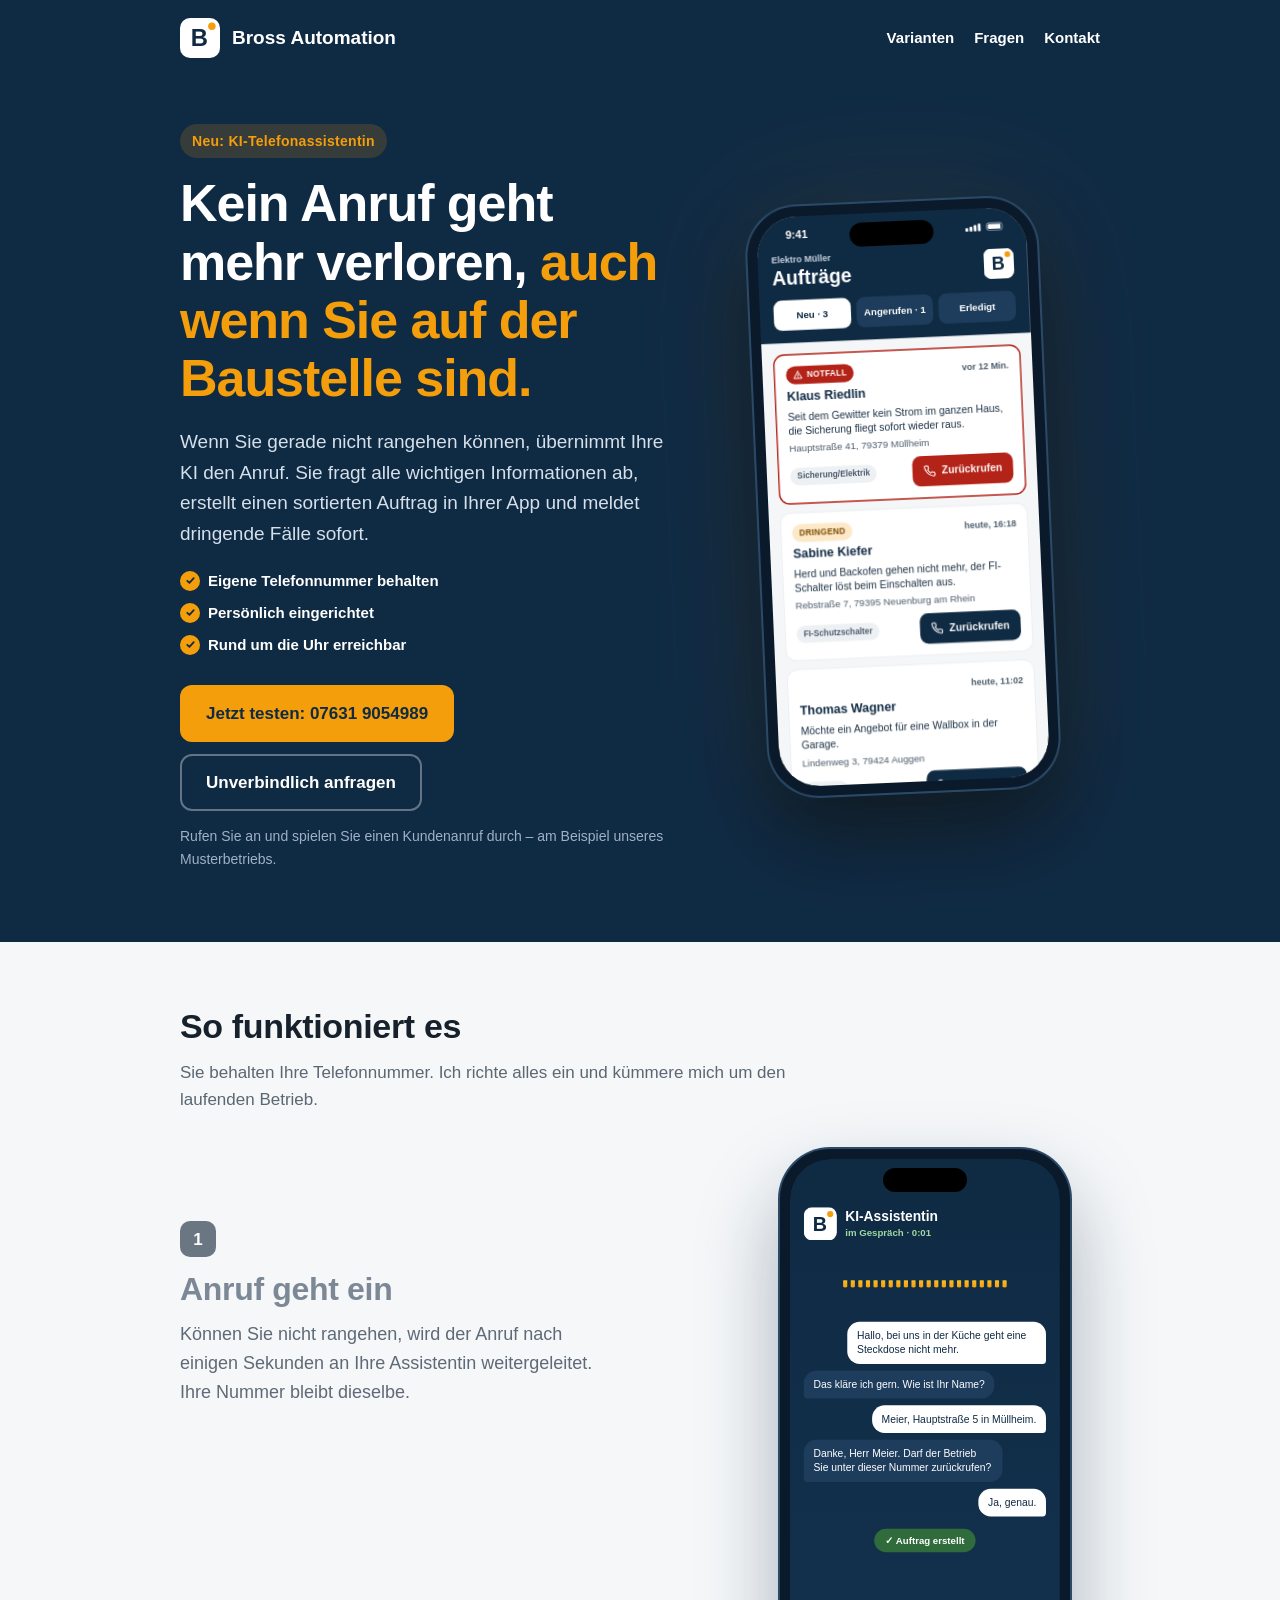
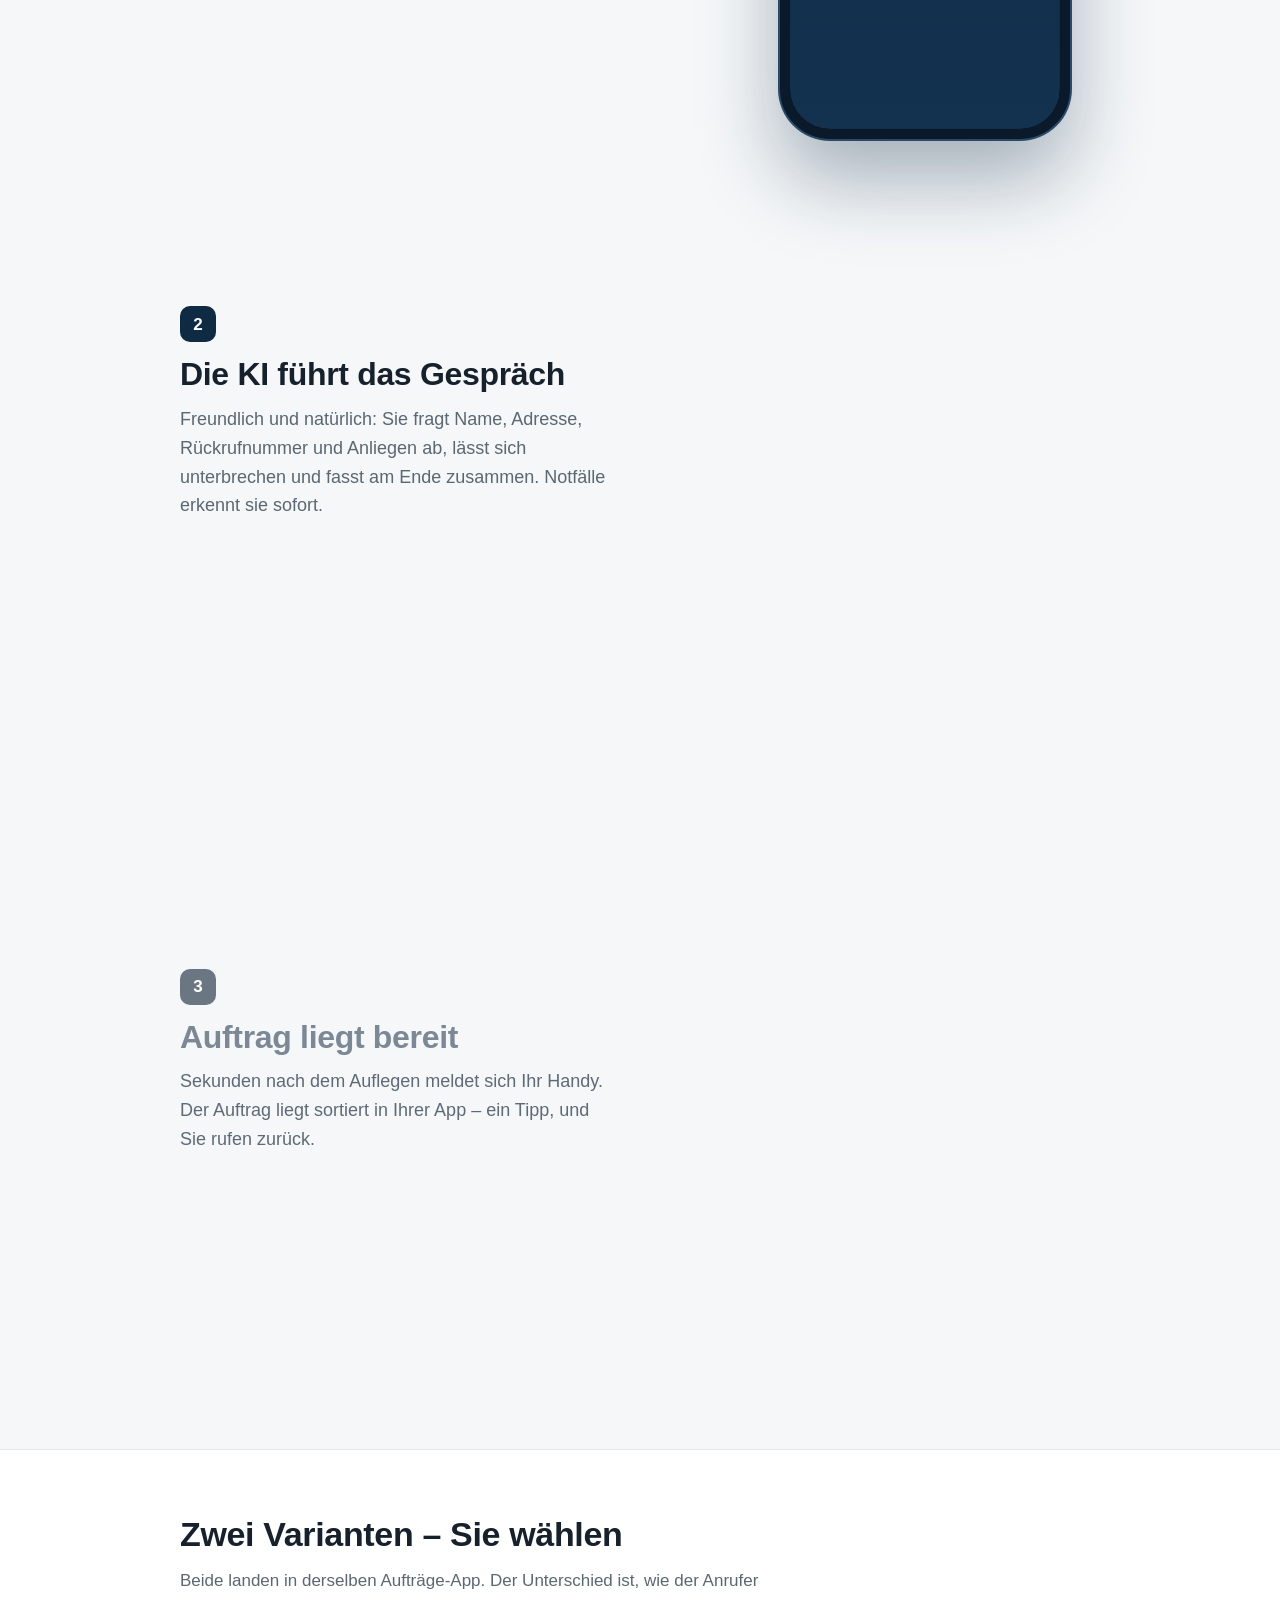
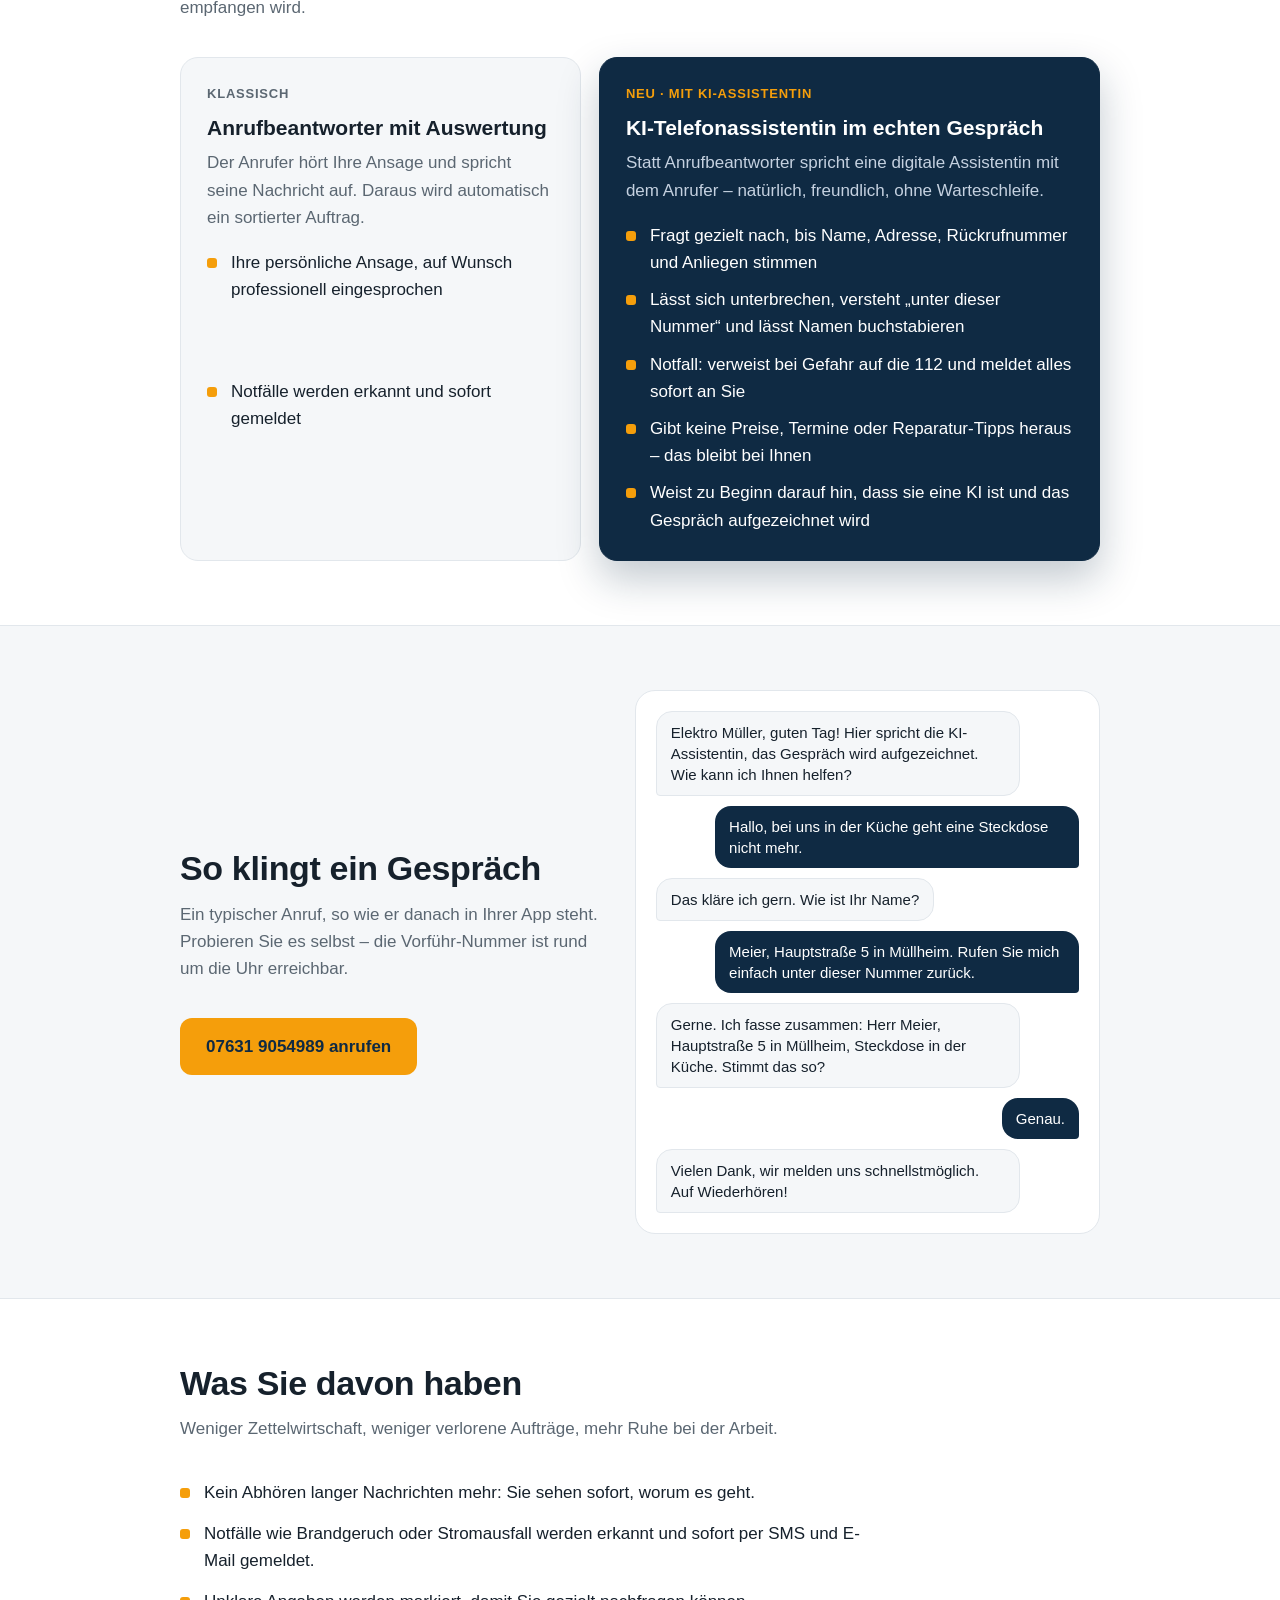
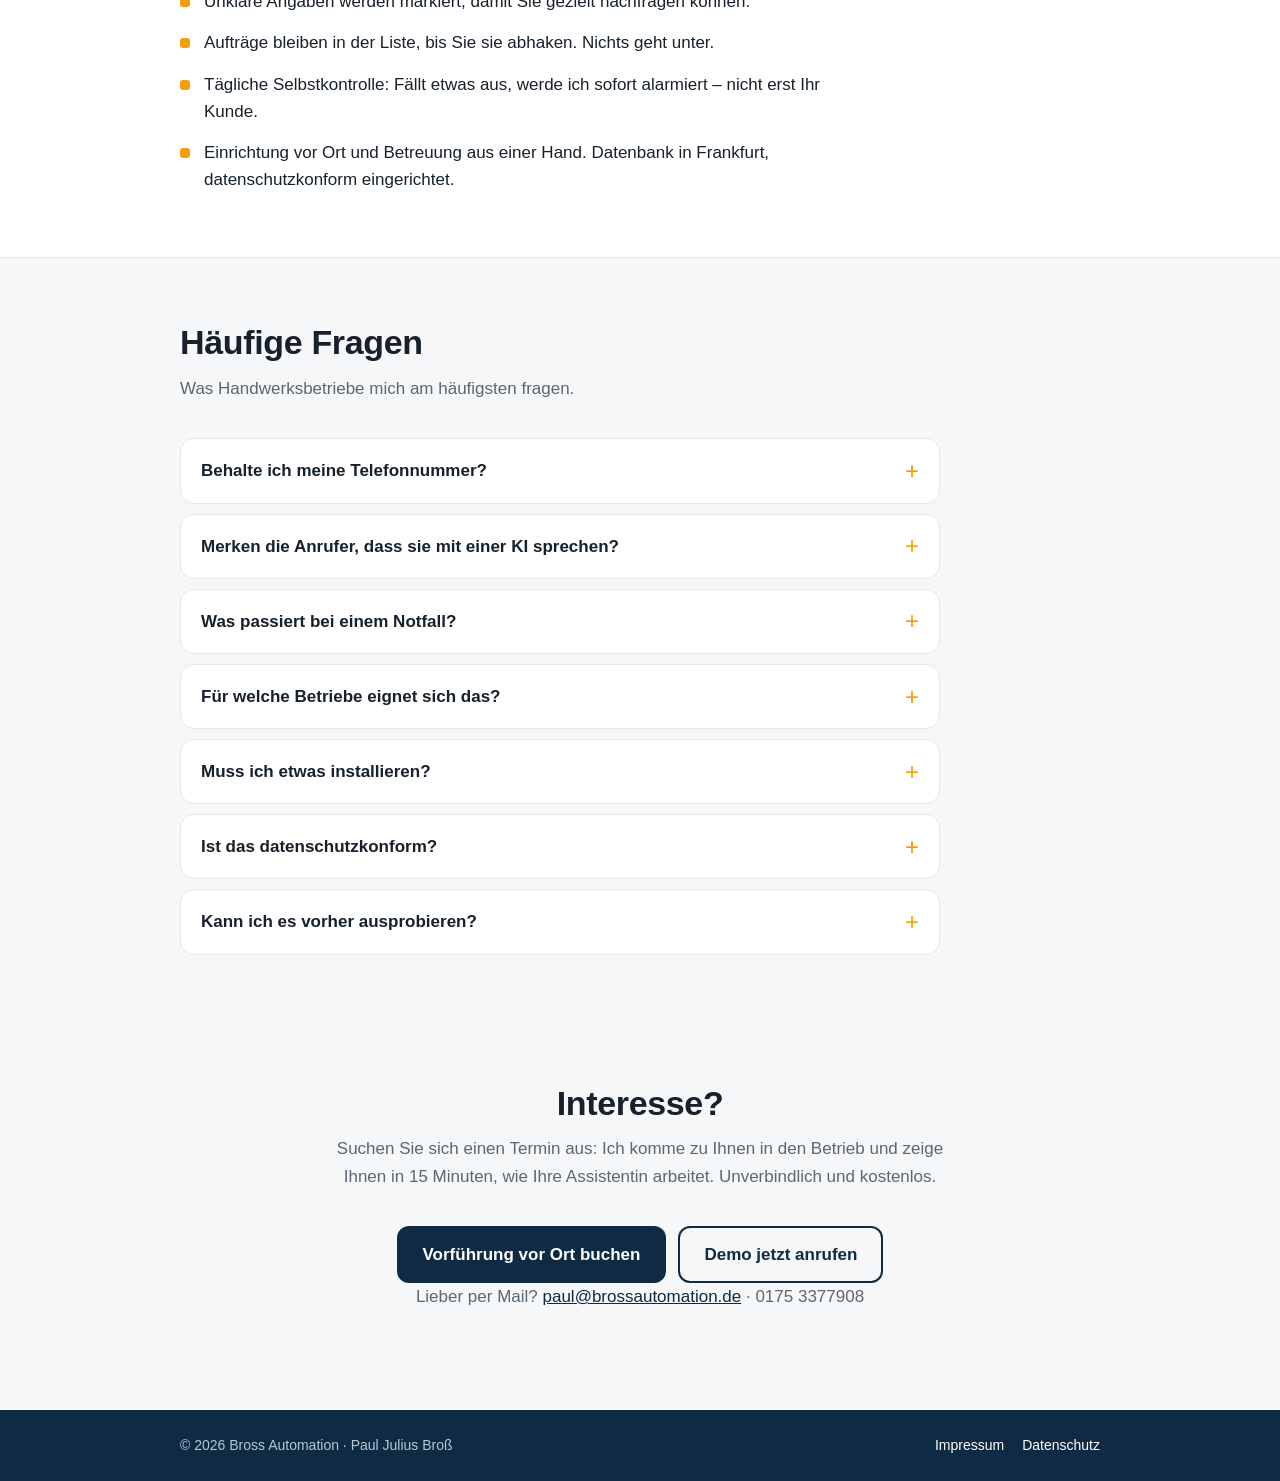
<file: index.html>
<!doctype html>
<html lang="de">
<head>
  <meta charset="utf-8">
  <meta name="viewport" content="width=device-width, initial-scale=1">
  <meta name="format-detection" content="telephone=no">
  <title>KI-Telefonassistentin für Handwerker in Südbaden | Bross Automation</title>
  <meta name="description" content="Verpasste Anrufe auf der Baustelle? Ihre KI-Telefonassistentin nimmt ab, fragt Name, Adresse und Anliegen ab und legt den Auftrag sortiert in Ihre App. Für Handwerksbetriebe in Südbaden – Freiburg, Müllheim, Neuenburg.">
  <link rel="canonical" href="https://brossautomation.de/">
  <meta name="theme-color" content="#0F2A43">
  <meta property="og:type" content="website">
  <meta property="og:locale" content="de_DE">
  <meta property="og:site_name" content="Bross Automation">
  <meta property="og:url" content="https://brossautomation.de/">
  <meta property="og:title" content="Kein Anruf geht mehr verloren – KI-Telefonassistentin für Handwerker">
  <meta property="og:description" content="Ihre KI nimmt ab, wenn Sie nicht können, und legt den Auftrag sortiert in Ihre App. Jetzt testen: 07631 9054989.">
  <meta property="og:image" content="https://brossautomation.de/og-bild.png">
  <meta property="og:image:width" content="1200">
  <meta property="og:image:height" content="630">
  <meta name="twitter:card" content="summary_large_image">
  <link rel="apple-touch-icon" href="apple-touch-icon.png">
  <script type="application/ld+json">
[
 {
  "@context": "https://schema.org",
  "@type": "ProfessionalService",
  "@id": "https://brossautomation.de/#betrieb",
  "name": "Bross Automation",
  "url": "https://brossautomation.de/",
  "logo": "https://brossautomation.de/apple-touch-icon.png",
  "image": "https://brossautomation.de/og-bild.png",
  "description": "KI-Telefonassistentin und Anrufbeantworter mit Auswertung für Handwerksbetriebe: nimmt Anrufe an, wenn niemand kann, fragt alles Wichtige ab und legt den Auftrag sortiert in die App.",
  "email": "paul@brossautomation.de",
  "founder": {
   "@type": "Person",
   "name": "Paul Julius Broß"
  },
  "address": {
   "@type": "PostalAddress",
   "streetAddress": "Neue Straße 2",
   "postalCode": "79395",
   "addressLocality": "Neuenburg am Rhein",
   "addressRegion": "Baden-Württemberg",
   "addressCountry": "DE"
  },
  "areaServed": [
   {
    "@type": "City",
    "name": "Neuenburg am Rhein"
   },
   {
    "@type": "City",
    "name": "Müllheim"
   },
   {
    "@type": "City",
    "name": "Freiburg im Breisgau"
   },
   {
    "@type": "City",
    "name": "Bad Krozingen"
   },
   {
    "@type": "City",
    "name": "Lörrach"
   },
   {
    "@type": "AdministrativeArea",
    "name": "Südbaden"
   }
  ],
  "knowsLanguage": "de"
 },
 {
  "@context": "https://schema.org",
  "@type": "FAQPage",
  "mainEntity": [
   {
    "@type": "Question",
    "name": "Behalte ich meine Telefonnummer?",
    "acceptedAnswer": {
     "@type": "Answer",
     "text": "Ja. Ihre Nummer bleibt genau so, wie sie ist. Nehmen Sie einen Anruf nicht an, wird er nach einigen Sekunden an Ihre Assistentin weitergeleitet."
    }
   },
   {
    "@type": "Question",
    "name": "Merken die Anrufer, dass sie mit einer KI sprechen?",
    "acceptedAnswer": {
     "@type": "Answer",
     "text": "Ja, die Assistentin sagt das zu Beginn offen und weist darauf hin, dass das Gespräch aufgezeichnet wird. Sie spricht natürlich, lässt sich unterbrechen und fragt nach, bis Name, Adresse, Rückrufnummer und Anliegen stimmen."
    }
   },
   {
    "@type": "Question",
    "name": "Was passiert bei einem Notfall?",
    "acceptedAnswer": {
     "@type": "Answer",
     "text": "Notfälle wie Brandgeruch oder Stromausfall erkennt die Assistentin. Bei Gefahr verweist sie auf die 112 und meldet den Fall sofort per SMS und E-Mail an Sie."
    }
   },
   {
    "@type": "Question",
    "name": "Für welche Betriebe eignet sich das?",
    "acceptedAnswer": {
     "@type": "Answer",
     "text": "Für Handwerksbetriebe, die tagsüber auf der Baustelle oder beim Kunden sind und deshalb Anrufe verpassen – zum Beispiel Elektro-, Sanitär- und Heizungsbetriebe."
    }
   },
   {
    "@type": "Question",
    "name": "Muss ich etwas installieren?",
    "acceptedAnswer": {
     "@type": "Answer",
     "text": "Nein. Die Einrichtung übernehme ich persönlich. Die Aufträge sehen Sie in der App „Aufträge“ auf dem iPhone oder im Browser."
    }
   },
   {
    "@type": "Question",
    "name": "Ist das datenschutzkonform?",
    "acceptedAnswer": {
     "@type": "Answer",
     "text": "Ja. Die Daten liegen in einem Rechenzentrum in Frankfurt am Main, die Verarbeitung läuft über einen Vertrag zur Auftragsverarbeitung nach Art. 28 DSGVO."
    }
   },
   {
    "@type": "Question",
    "name": "Kann ich es vorher ausprobieren?",
    "acceptedAnswer": {
     "@type": "Answer",
     "text": "Ja. Rufen Sie die Vorführ-Nummer 07631 9054989 an und spielen Sie einen Kundenanruf durch – rund um die Uhr."
    }
   }
  ]
 }
]
  </script>
  <link rel="icon" href="logo.svg" type="image/svg+xml">
  <link rel="stylesheet" href="styles.css?v=15">
</head>
<body>
  <header class="kopf">
    <div class="huelle">
      <a class="marke" href="./"><img src="logo.svg" alt="">Bross Automation</a>
      <nav><a href="#varianten">Varianten</a><a href="#fragen">Fragen</a><a href="#kontakt">Kontakt</a></nav>
    </div>
  </header>

  <main>
    <div class="start">
      <div class="huelle start-raster">
        <div>
          <p class="etikett">Neu: KI-Telefonassistentin</p>
          <h1>Kein Anruf geht mehr verloren, <span>auch wenn Sie auf der Baustelle sind.</span></h1>
          <p>Wenn Sie gerade nicht rangehen können, übernimmt Ihre KI den Anruf. Sie fragt alle wichtigen Informationen ab, erstellt einen sortierten Auftrag in Ihrer App und meldet dringende Fälle sofort.</p>
          <ul class="vertrauen">
            <li>Eigene Telefonnummer behalten</li>
            <li>Persönlich eingerichtet</li>
            <li>Rund um die Uhr erreichbar</li>
          </ul>
          <div class="knoepfe">
            <a class="knopf" href="tel:+4976319054989">Jetzt testen: 07631 9054989</a>
            <a class="knopf zweit" href="#kontakt">Unverbindlich anfragen</a>
          </div>
          <p class="klein">Rufen Sie an und spielen Sie einen Kundenanruf durch – am Beispiel unseres Musterbetriebs.</p>
        </div>
        <div class="buehne" aria-hidden="true">
          <div class="handy">
            <div class="bildschirm">
              <div class="app">
                <div class="app-kopf">
                  <div class="statusleiste"><span>9:41</span><span class="status-rechts"><i></i><i></i><i></i><i></i><b></b></span></div>
                  <div class="kopf-zeile">
                    <div><div class="betrieb">Elektro Müller</div><div class="titel">Aufträge</div></div>
                    <img class="app-logo" src="logo.svg" alt="">
                  </div>
                  <div class="tabs"><span class="tab an"><span>Neu · <span id="anzahl">3</span></span></span><span class="tab">Angerufen · 1</span><span class="tab">Erledigt</span></div>
                </div>
                <div class="app-liste" id="auftraege">
                  <div class="ak notfall"><div class="ak-oben"><span class="mk notfall"><svg viewBox="0 0 24 24"><path d="M12 3 2 20h20L12 3z"/><path d="M12 10v4M12 17v.5"/></svg>NOTFALL</span><span class="zeit">vor 12 Min.</span></div><div class="name">Klaus Riedlin</div><div class="anliegen">Seit dem Gewitter kein Strom im ganzen Haus, die Sicherung fliegt sofort wieder raus.</div><div class="adresse">Hauptstraße 41, 79379 Müllheim</div><div class="ak-unten"><span class="kat">Sicherung/Elektrik</span><span class="rr"><svg viewBox="0 0 24 24"><path d="M22 16.9v3a2 2 0 0 1-2.2 2 19.8 19.8 0 0 1-8.6-3.1 19.5 19.5 0 0 1-6-6A19.8 19.8 0 0 1 2.1 4.2 2 2 0 0 1 4.1 2h3a2 2 0 0 1 2 1.7c.1.9.4 1.8.7 2.7a2 2 0 0 1-.5 2.1L8 9.8a16 16 0 0 0 6 6l1.3-1.3a2 2 0 0 1 2.1-.4c.9.3 1.8.6 2.7.7a2 2 0 0 1 1.7 2z"/></svg> Zurückrufen</span></div></div>
                  <div class="ak"><div class="ak-oben"><span class="mk dringend">DRINGEND</span><span class="zeit">heute, 16:18</span></div><div class="name">Sabine Kiefer</div><div class="anliegen">Herd und Backofen gehen nicht mehr, der FI-Schalter löst beim Einschalten aus.</div><div class="adresse">Rebstraße 7, 79395 Neuenburg am Rhein</div><div class="ak-unten"><span class="kat">FI-Schutzschalter</span><span class="rr"><svg viewBox="0 0 24 24"><path d="M22 16.9v3a2 2 0 0 1-2.2 2 19.8 19.8 0 0 1-8.6-3.1 19.5 19.5 0 0 1-6-6A19.8 19.8 0 0 1 2.1 4.2 2 2 0 0 1 4.1 2h3a2 2 0 0 1 2 1.7c.1.9.4 1.8.7 2.7a2 2 0 0 1-.5 2.1L8 9.8a16 16 0 0 0 6 6l1.3-1.3a2 2 0 0 1 2.1-.4c.9.3 1.8.6 2.7.7a2 2 0 0 1 1.7 2z"/></svg> Zurückrufen</span></div></div>
                  <div class="ak"><div class="ak-oben"><span></span><span class="zeit">heute, 11:02</span></div><div class="name">Thomas Wagner</div><div class="anliegen">Möchte ein Angebot für eine Wallbox in der Garage.</div><div class="adresse">Lindenweg 3, 79424 Auggen</div><div class="ak-unten"><span class="kat">Wallbox</span><span class="rr"><svg viewBox="0 0 24 24"><path d="M22 16.9v3a2 2 0 0 1-2.2 2 19.8 19.8 0 0 1-8.6-3.1 19.5 19.5 0 0 1-6-6A19.8 19.8 0 0 1 2.1 4.2 2 2 0 0 1 4.1 2h3a2 2 0 0 1 2 1.7c.1.9.4 1.8.7 2.7a2 2 0 0 1-.5 2.1L8 9.8a16 16 0 0 0 6 6l1.3-1.3a2 2 0 0 1 2.1-.4c.9.3 1.8.6 2.7.7a2 2 0 0 1 1.7 2z"/></svg> Zurückrufen</span></div></div>
                </div>
              </div>
              <div class="insel"></div>
              <div class="mitteilung" id="mitteilung"><img src="logo.svg" alt=""><div><div class="mt-kopf"><b>Aufträge</b><span>jetzt</span></div><div class="mt-titel" id="mt-titel">Neuer Auftrag</div><div class="mt-text" id="mt-text"></div></div></div>
            </div>
          </div>
        </div>
      </div>
    </div>

    <section class="ablauf">
      <div class="huelle">
        <h2>So funktioniert es</h2>
        <p class="unterzeile">Sie behalten Ihre Telefonnummer. Ich richte alles ein und kümmere mich um den laufenden Betrieb.</p>
        <div class="ablauf-raster">
          <div class="schritte">
            <div class="schritt an" data-schritt="0">
              <div class="nummer">1</div>
              <h3>Anruf geht ein</h3>
              <p>Können Sie nicht rangehen, wird der Anruf nach einigen Sekunden an Ihre Assistentin weitergeleitet. Ihre Nummer bleibt dieselbe.</p>
            </div>
            <div class="schritt" data-schritt="1">
              <div class="nummer">2</div>
              <h3>Die KI führt das Gespräch</h3>
              <p>Freundlich und natürlich: Sie fragt Name, Adresse, Rückrufnummer und Anliegen ab, lässt sich unterbrechen und fasst am Ende zusammen. Notfälle erkennt sie sofort.</p>
            </div>
            <div class="schritt" data-schritt="2">
              <div class="nummer">3</div>
              <h3>Auftrag liegt bereit</h3>
              <p>Sekunden nach dem Auflegen meldet sich Ihr Handy. Der Auftrag liegt sortiert in Ihrer App – ein Tipp, und Sie rufen zurück.</p>
            </div>
          </div>
          <div class="ablauf-buehne" aria-hidden="true">
            <div class="handy story">
              <div class="bildschirm">
                <div class="ebene e0 an">
                  <div class="app anrufbild">
                    <div class="ab-oben">Elektro Müller</div>
                    <div class="ab-nummer">0761 45 67 89</div>
                    <div class="ab-ort">Mobil · Freiburg</div>
                    <div class="ab-weiter"><span class="ab-punkt"></span>Niemand frei – weiter an Ihre KI-Assistentin</div>
                    <div class="ab-knoepfe">
                      <div><span class="rund rot"><svg viewBox="0 0 24 24"><path d="M22 16.9v3a2 2 0 0 1-2.2 2 19.8 19.8 0 0 1-8.6-3.1 19.5 19.5 0 0 1-6-6A19.8 19.8 0 0 1 2.1 4.2 2 2 0 0 1 4.1 2h3a2 2 0 0 1 2 1.7c.1.9.4 1.8.7 2.7a2 2 0 0 1-.5 2.1L8 9.8a16 16 0 0 0 6 6l1.3-1.3a2 2 0 0 1 2.1-.4c.9.3 1.8.6 2.7.7a2 2 0 0 1 1.7 2z"/></svg></span>Ablehnen</div>
                      <div><span class="rund gruen"><svg viewBox="0 0 24 24"><path d="M22 16.9v3a2 2 0 0 1-2.2 2 19.8 19.8 0 0 1-8.6-3.1 19.5 19.5 0 0 1-6-6A19.8 19.8 0 0 1 2.1 4.2 2 2 0 0 1 4.1 2h3a2 2 0 0 1 2 1.7c.1.9.4 1.8.7 2.7a2 2 0 0 1-.5 2.1L8 9.8a16 16 0 0 0 6 6l1.3-1.3a2 2 0 0 1 2.1-.4c.9.3 1.8.6 2.7.7a2 2 0 0 1 1.7 2z"/></svg></span>Annehmen</div>
                    </div>
                  </div>
                </div>
                <div class="ebene e1">
                  <div class="app gespraech">
                    <div class="gs-kopf">
                      <img src="logo.svg" alt="">
                      <div><b>KI-Assistentin</b><span>im Gespräch · <span class="gs-zeit">0:00</span></span></div>
                    </div>
                    <div class="welle"><i style="--i:0"></i><i style="--i:1"></i><i style="--i:2"></i><i style="--i:3"></i><i style="--i:4"></i><i style="--i:5"></i><i style="--i:6"></i><i style="--i:7"></i><i style="--i:8"></i><i style="--i:9"></i><i style="--i:10"></i><i style="--i:11"></i><i style="--i:12"></i><i style="--i:13"></i><i style="--i:14"></i><i style="--i:15"></i><i style="--i:16"></i><i style="--i:17"></i><i style="--i:18"></i><i style="--i:19"></i><i style="--i:20"></i><i style="--i:21"></i></div>
                    <div class="gs-verlauf">
                      <div class="gs k">Hallo, bei uns in der Küche geht eine Steckdose nicht mehr.</div>
                      <div class="gs ki">Das kläre ich gern. Wie ist Ihr Name?</div>
                      <div class="gs k">Meier, Hauptstraße 5 in Müllheim.</div>
                      <div class="gs ki">Danke, Herr Meier. Darf der Betrieb Sie unter dieser Nummer zurückrufen?</div>
                      <div class="gs k">Ja, genau.</div>
                      <div class="gs-fertig">✓ Auftrag erstellt</div>
                    </div>
                  </div>
                </div>
                <div class="ebene e2">
                  <div class="app">
                    <div class="app-kopf">
                      <div class="statusleiste"><span>9:42</span><span class="status-rechts"><i></i><i></i><i></i><i></i><b></b></span></div>
                      <div class="kopf-zeile"><div><div class="betrieb">Elektro Müller</div><div class="titel">Aufträge</div></div><img class="app-logo" src="logo.svg" alt=""></div>
                      <div class="tabs"><span class="tab an"><span>Neu · 1</span></span><span class="tab">Angerufen</span><span class="tab">Erledigt</span></div>
                    </div>
                    <div class="app-liste">
                      <div class="ak story-karte"><div class="ak-oben"><span></span><span class="zeit">gerade eben</span></div><div class="name">Herr Meier</div><div class="anliegen">Steckdose in der Küche funktioniert nicht mehr.</div><div class="adresse">Hauptstraße 5, 79379 Müllheim</div><div class="ak-unten"><span class="kat">Steckdose</span><span class="rr"><svg viewBox="0 0 24 24"><path d="M22 16.9v3a2 2 0 0 1-2.2 2 19.8 19.8 0 0 1-8.6-3.1 19.5 19.5 0 0 1-6-6A19.8 19.8 0 0 1 2.1 4.2 2 2 0 0 1 4.1 2h3a2 2 0 0 1 2 1.7c.1.9.4 1.8.7 2.7a2 2 0 0 1-.5 2.1L8 9.8a16 16 0 0 0 6 6l1.3-1.3a2 2 0 0 1 2.1-.4c.9.3 1.8.6 2.7.7a2 2 0 0 1 1.7 2z"/></svg> Zurückrufen</span></div></div>
                      <div class="ak"><div class="ak-oben"><span class="mk dringend">DRINGEND</span><span class="zeit">heute, 7:58</span></div><div class="name">Sabine Kiefer</div><div class="anliegen">Herd und Backofen gehen nicht mehr, der FI-Schalter löst beim Einschalten aus.</div><div class="adresse">Rebstraße 7, 79395 Neuenburg am Rhein</div><div class="ak-unten"><span class="kat">FI-Schutzschalter</span><span class="rr"><svg viewBox="0 0 24 24"><path d="M22 16.9v3a2 2 0 0 1-2.2 2 19.8 19.8 0 0 1-8.6-3.1 19.5 19.5 0 0 1-6-6A19.8 19.8 0 0 1 2.1 4.2 2 2 0 0 1 4.1 2h3a2 2 0 0 1 2 1.7c.1.9.4 1.8.7 2.7a2 2 0 0 1-.5 2.1L8 9.8a16 16 0 0 0 6 6l1.3-1.3a2 2 0 0 1 2.1-.4c.9.3 1.8.6 2.7.7a2 2 0 0 1 1.7 2z"/></svg> Zurückrufen</span></div></div>
                      <div class="ak notfall"><div class="ak-oben"><span class="mk notfall"><svg viewBox="0 0 24 24"><path d="M12 3 2 20h20L12 3z"/><path d="M12 10v4M12 17v.5"/></svg>NOTFALL</span><span class="zeit">gestern</span></div><div class="name">Klaus Riedlin</div><div class="anliegen">Seit dem Gewitter kein Strom im ganzen Haus, die Sicherung fliegt sofort wieder raus.</div><div class="adresse">Hauptstraße 41, 79379 Müllheim</div><div class="ak-unten"><span class="kat">Sicherung/Elektrik</span><span class="rr"><svg viewBox="0 0 24 24"><path d="M22 16.9v3a2 2 0 0 1-2.2 2 19.8 19.8 0 0 1-8.6-3.1 19.5 19.5 0 0 1-6-6A19.8 19.8 0 0 1 2.1 4.2 2 2 0 0 1 4.1 2h3a2 2 0 0 1 2 1.7c.1.9.4 1.8.7 2.7a2 2 0 0 1-.5 2.1L8 9.8a16 16 0 0 0 6 6l1.3-1.3a2 2 0 0 1 2.1-.4c.9.3 1.8.6 2.7.7a2 2 0 0 1 1.7 2z"/></svg> Zurückrufen</span></div></div>
                    </div>
                  </div>
                  <div class="mitteilung story-mitteilung"><img src="logo.svg" alt=""><div><div class="mt-kopf"><b>Aufträge</b><span>jetzt</span></div><div class="mt-titel">Neuer Auftrag: Herr Meier</div><div class="mt-text">Steckdose in der Küche funktioniert nicht mehr.</div></div></div>
                </div>
                <div class="insel"></div>
              </div>
            </div>
          </div>
        </div>
        <!-- Mobil: Zeitleiste statt stehendem Handy -->
        <div class="zeitleiste">
          <div class="zl-schritt">
            <span class="zl-nr">1</span>
            <h3>Anruf geht ein</h3>
            <p>Können Sie nicht rangehen, wird der Anruf nach einigen Sekunden an Ihre Assistentin weitergeleitet. Ihre Nummer bleibt dieselbe.</p>
            <div class="zl-bild zl-anruf" aria-hidden="true">
              <span class="zl-av">M</span>
              <span class="zl-anruf-text"><b>0761 45 67 89</b><span>Weiter an Ihre KI-Assistentin</span></span>
              <span class="zl-gruen"><svg viewBox="0 0 24 24"><path d="M22 16.9v3a2 2 0 0 1-2.2 2 19.8 19.8 0 0 1-8.6-3.1 19.5 19.5 0 0 1-6-6A19.8 19.8 0 0 1 2.1 4.2 2 2 0 0 1 4.1 2h3a2 2 0 0 1 2 1.7c.1.9.4 1.8.7 2.7a2 2 0 0 1-.5 2.1L8 9.8a16 16 0 0 0 6 6l1.3-1.3a2 2 0 0 1 2.1-.4c.9.3 1.8.6 2.7.7a2 2 0 0 1 1.7 2z"/></svg></span>
            </div>
          </div>
          <div class="zl-schritt">
            <span class="zl-nr">2</span>
            <h3>Die KI führt das Gespräch</h3>
            <p>Freundlich und natürlich: Sie fragt Name, Adresse, Rückrufnummer und Anliegen ab. Notfälle erkennt sie sofort.</p>
            <div class="zl-bild zl-gespraech" aria-hidden="true">
              <div class="zl-b k">Hallo, bei uns in der Küche geht eine Steckdose nicht mehr.</div>
              <div class="zl-b ki">Das kläre ich gern. Wie ist Ihr Name?</div>
              <div class="zl-b k">Meier, Hauptstraße 5 in Müllheim.</div>
            </div>
          </div>
          <div class="zl-schritt">
            <span class="zl-nr">3</span>
            <h3>Auftrag liegt bereit</h3>
            <p>Sekunden nach dem Auflegen meldet sich Ihr Handy. Der Auftrag liegt sortiert in Ihrer App – ein Tipp, und Sie rufen zurück.</p>
            <div class="zl-bild zl-auftrag" aria-hidden="true">
              <div class="zl-mitteilung"><img src="logo.svg" alt=""><span><b>Neuer Auftrag: Herr Meier</b>Steckdose in der Küche funktioniert nicht mehr.</span></div>
              <div class="ak"><div class="ak-oben"><span></span><span class="zeit">gerade eben</span></div><div class="name">Herr Meier</div><div class="anliegen">Steckdose in der Küche funktioniert nicht mehr.</div><div class="adresse">Hauptstraße 5, 79379 Müllheim</div><div class="ak-unten"><span class="kat">Steckdose</span><span class="rr"><svg viewBox="0 0 24 24"><path d="M22 16.9v3a2 2 0 0 1-2.2 2 19.8 19.8 0 0 1-8.6-3.1 19.5 19.5 0 0 1-6-6A19.8 19.8 0 0 1 2.1 4.2 2 2 0 0 1 4.1 2h3a2 2 0 0 1 2 1.7c.1.9.4 1.8.7 2.7a2 2 0 0 1-.5 2.1L8 9.8a16 16 0 0 0 6 6l1.3-1.3a2 2 0 0 1 2.1-.4c.9.3 1.8.6 2.7.7a2 2 0 0 1 1.7 2z"/></svg> Zurückrufen</span></div></div>
            </div>
          </div>
        </div>
      </div>
    </section>

    <section id="varianten" class="hell">
      <div class="huelle">
        <h2>Zwei Varianten – Sie wählen</h2>
        <p class="unterzeile">Beide landen in derselben Aufträge-App. Der Unterschied ist, wie der Anrufer empfangen wird.</p>
        <div class="varianten">
          <div class="variante">
            <p class="variante-kopf">Klassisch</p>
            <h3>Anrufbeantworter mit Auswertung</h3>
            <p class="variante-text">Der Anrufer hört Ihre Ansage und spricht seine Nachricht auf. Daraus wird automatisch ein sortierter Auftrag.</p>
            <ul class="liste">
              <li>Ihre persönliche Ansage, auf Wunsch professionell eingesprochen</li>
              <li>Nachricht wird abgeschrieben und ausgewertet</li>
              <li>Notfälle werden erkannt und sofort gemeldet</li>
            </ul>
          </div>
          <div class="variante hervor">
            <p class="variante-kopf">Neu · mit KI-Assistentin</p>
            <h3>KI-Telefonassistentin im echten Gespräch</h3>
            <p class="variante-text">Statt Anrufbeantworter spricht eine digitale Assistentin mit dem Anrufer – natürlich, freundlich, ohne Warteschleife.</p>
            <ul class="liste">
              <li>Fragt gezielt nach, bis Name, Adresse, Rückrufnummer und Anliegen stimmen</li>
              <li>Lässt sich unterbrechen, versteht „unter dieser Nummer“ und lässt Namen buchstabieren</li>
              <li>Notfall: verweist bei Gefahr auf die 112 und meldet alles sofort an Sie</li>
              <li>Gibt keine Preise, Termine oder Reparatur-Tipps heraus – das bleibt bei Ihnen</li>
              <li>Weist zu Beginn darauf hin, dass sie eine KI ist und das Gespräch aufgezeichnet wird</li>
            </ul>
          </div>
        </div>
      </div>
    </section>

    <section>
      <div class="huelle beispiel-raster">
        <div>
          <h2>So klingt ein Gespräch</h2>
          <p class="unterzeile">Ein typischer Anruf, so wie er danach in Ihrer App steht. Probieren Sie es selbst – die Vorführ-Nummer ist rund um die Uhr erreichbar.</p>
          <a class="knopf" href="tel:+4976319054989">07631 9054989 anrufen</a>
        </div>
        <div class="chat">
          <div class="sprech ki">Elektro Müller, guten Tag! Hier spricht die KI-Assistentin, das Gespräch wird aufgezeichnet. Wie kann ich Ihnen helfen?</div>
          <div class="sprech kunde">Hallo, bei uns in der Küche geht eine Steckdose nicht mehr.</div>
          <div class="sprech ki">Das kläre ich gern. Wie ist Ihr Name?</div>
          <div class="sprech kunde">Meier, Hauptstraße 5 in Müllheim. Rufen Sie mich einfach unter dieser Nummer zurück.</div>
          <div class="sprech ki">Gerne. Ich fasse zusammen: Herr Meier, Hauptstraße 5 in Müllheim, Steckdose in der Küche. Stimmt das so?</div>
          <div class="sprech kunde">Genau.</div>
          <div class="sprech ki">Vielen Dank, wir melden uns schnellstmöglich. Auf Wiederhören!</div>
        </div>
      </div>
    </section>

    <section class="hell">
      <div class="huelle">
        <h2>Was Sie davon haben</h2>
        <p class="unterzeile">Weniger Zettelwirtschaft, weniger verlorene Aufträge, mehr Ruhe bei der Arbeit.</p>
        <ul class="liste">
          <li>Kein Abhören langer Nachrichten mehr: Sie sehen sofort, worum es geht.</li>
          <li>Notfälle wie Brandgeruch oder Stromausfall werden erkannt und sofort per SMS und E-Mail gemeldet.</li>
          <li>Unklare Angaben werden markiert, damit Sie gezielt nachfragen können.</li>
          <li>Aufträge bleiben in der Liste, bis Sie sie abhaken. Nichts geht unter.</li>
          <li>Tägliche Selbstkontrolle: Fällt etwas aus, werde ich sofort alarmiert – nicht erst Ihr Kunde.</li>
          <li>Einrichtung vor Ort und Betreuung aus einer Hand. Datenbank in Frankfurt, datenschutzkonform eingerichtet.</li>
        </ul>
      </div>
    </section>

    <section id="fragen" class="fragen">
      <div class="huelle">
        <h2>Häufige Fragen</h2>
        <p class="unterzeile">Was Handwerksbetriebe mich am häufigsten fragen.</p>
        <div class="faq">
          <details><summary>Behalte ich meine Telefonnummer?</summary><p>Ja. Ihre Nummer bleibt genau so, wie sie ist. Nehmen Sie einen Anruf nicht an, wird er nach einigen Sekunden an Ihre Assistentin weitergeleitet.</p></details>
          <details><summary>Merken die Anrufer, dass sie mit einer KI sprechen?</summary><p>Ja, die Assistentin sagt das zu Beginn offen und weist darauf hin, dass das Gespräch aufgezeichnet wird. Sie spricht natürlich, lässt sich unterbrechen und fragt nach, bis Name, Adresse, Rückrufnummer und Anliegen stimmen.</p></details>
          <details><summary>Was passiert bei einem Notfall?</summary><p>Notfälle wie Brandgeruch oder Stromausfall erkennt die Assistentin. Bei Gefahr verweist sie auf die 112 und meldet den Fall sofort per SMS und E-Mail an Sie.</p></details>
          <details><summary>Für welche Betriebe eignet sich das?</summary><p>Für Handwerksbetriebe, die tagsüber auf der Baustelle oder beim Kunden sind und deshalb Anrufe verpassen – zum Beispiel Elektro-, Sanitär- und Heizungsbetriebe.</p></details>
          <details><summary>Muss ich etwas installieren?</summary><p>Nein. Die Einrichtung übernehme ich persönlich. Die Aufträge sehen Sie in der App „Aufträge“ auf dem iPhone oder im Browser.</p></details>
          <details><summary>Ist das datenschutzkonform?</summary><p>Ja. Die Daten liegen in einem Rechenzentrum in Frankfurt am Main, die Verarbeitung läuft über einen Vertrag zur Auftragsverarbeitung nach Art. 28 DSGVO.</p></details>
          <details><summary>Kann ich es vorher ausprobieren?</summary><p>Ja. Rufen Sie die Vorführ-Nummer 07631 9054989 an und spielen Sie einen Kundenanruf durch – rund um die Uhr.</p></details>
        </div>
      </div>
    </section>

    <section id="kontakt" class="kontakt">
      <div class="huelle">
        <h2>Interesse?</h2>
        <p class="unterzeile">Suchen Sie sich einen Termin aus: Ich komme zu Ihnen in den Betrieb und zeige Ihnen in 15 Minuten, wie Ihre Assistentin arbeitet. Unverbindlich und kostenlos.</p>
        <div class="knoepfe mitte">
          <a class="knopf" href="https://calendar.app.google/7Q2WTZnigQf89UtQA" target="_blank" rel="noopener">Vorführung vor Ort buchen</a>
          <a class="knopf zweit-hell" href="tel:+4976319054989">Demo jetzt anrufen</a>
        </div>
        <p class="unterzeile">Lieber per Mail? <a href="mailto:paul@brossautomation.de?subject=Anfrage%20Telefonassistentin&amp;body=Guten%20Tag%20Herr%20Bro%C3%9F%2C%0A%0Aich%20interessiere%20mich%20f%C3%BCr%20die%20Telefonassistentin.%0A%0ABetrieb%3A%20%0AOrt%3A%20%0ATelefon%3A%20%0AAm%20besten%20erreichbar%3A%20%0A%0AViele%20Gr%C3%BC%C3%9Fe">paul@brossautomation.de</a> · 0175 3377908</p>
      </div>
    </section>
  </main>

  <footer class="fuss">
    <div class="huelle">
      <span>© 2026 Bross Automation · Paul Julius Broß</span>
      <span><a href="impressum.html">Impressum</a><a href="datenschutz.html">Datenschutz</a></span>
    </div>
  </footer>
  <script src="seite.js?v=5" defer></script>
</body>
</html>
</file>
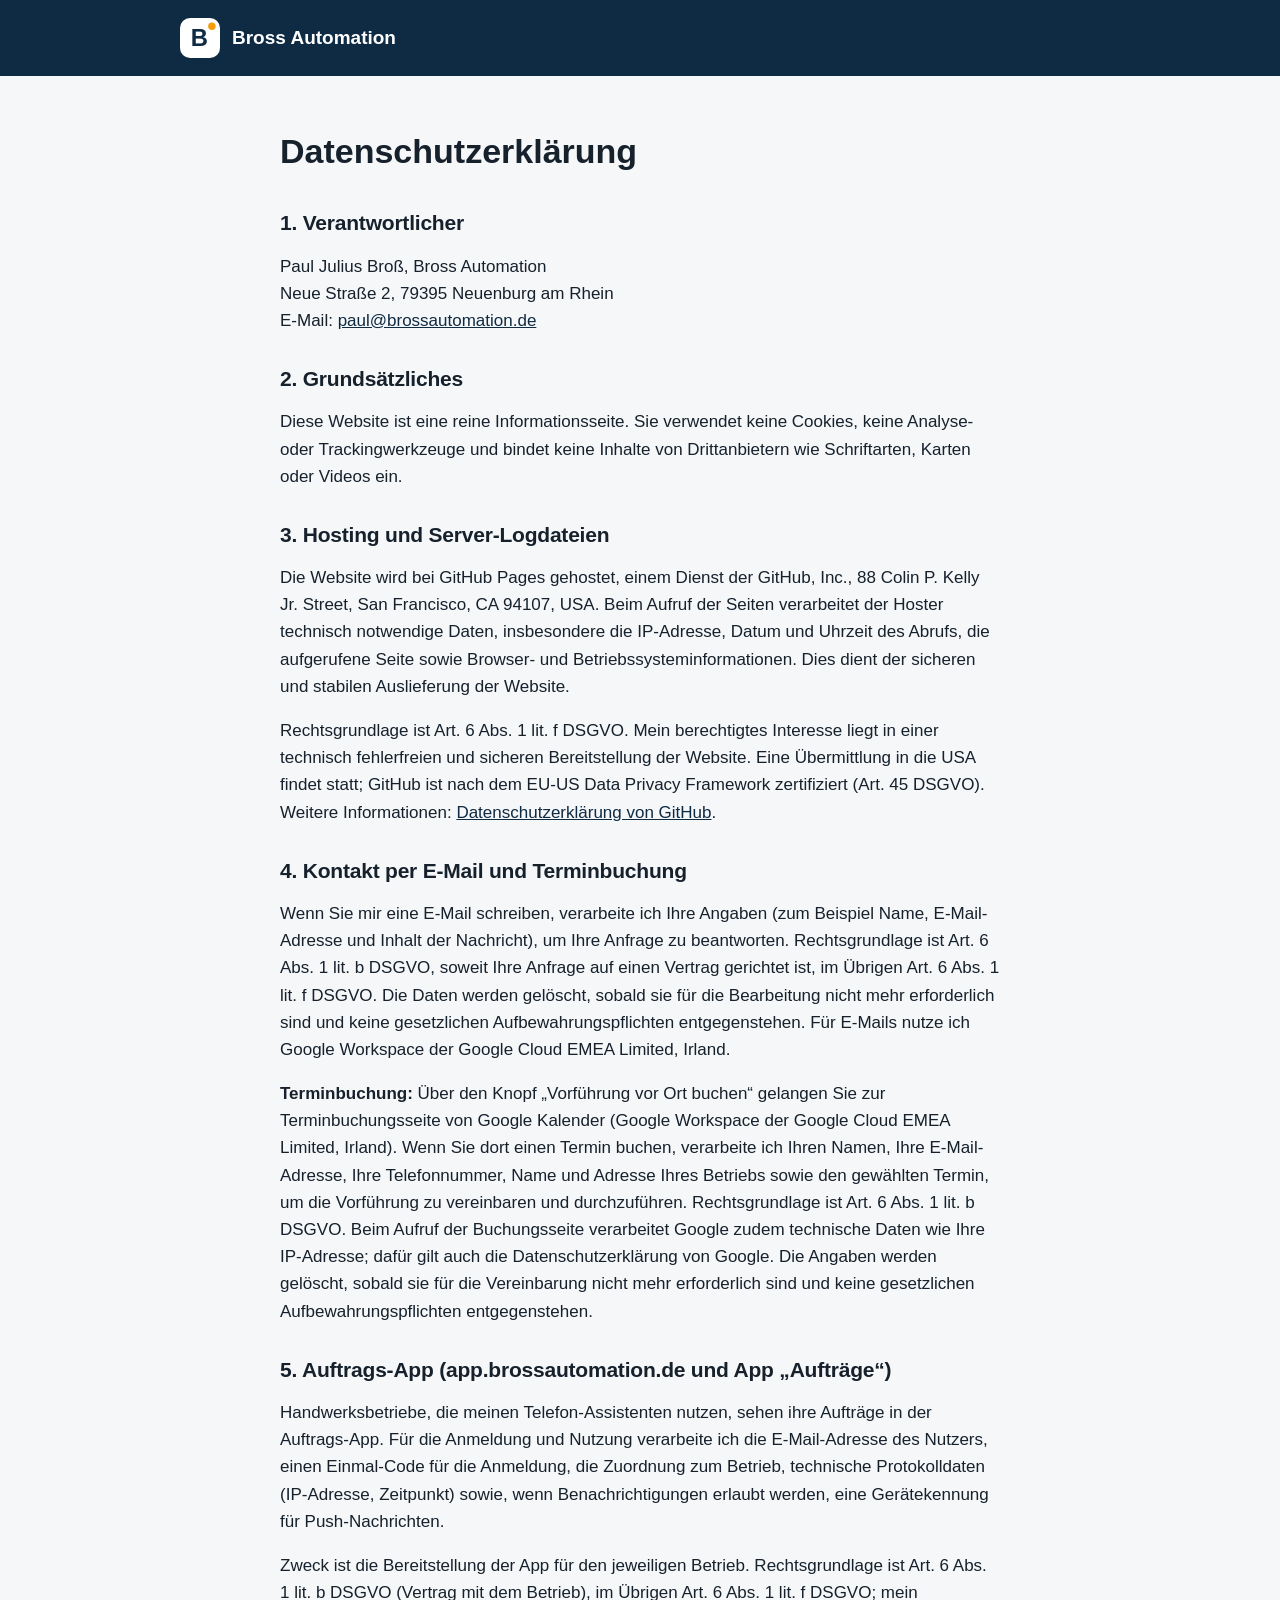
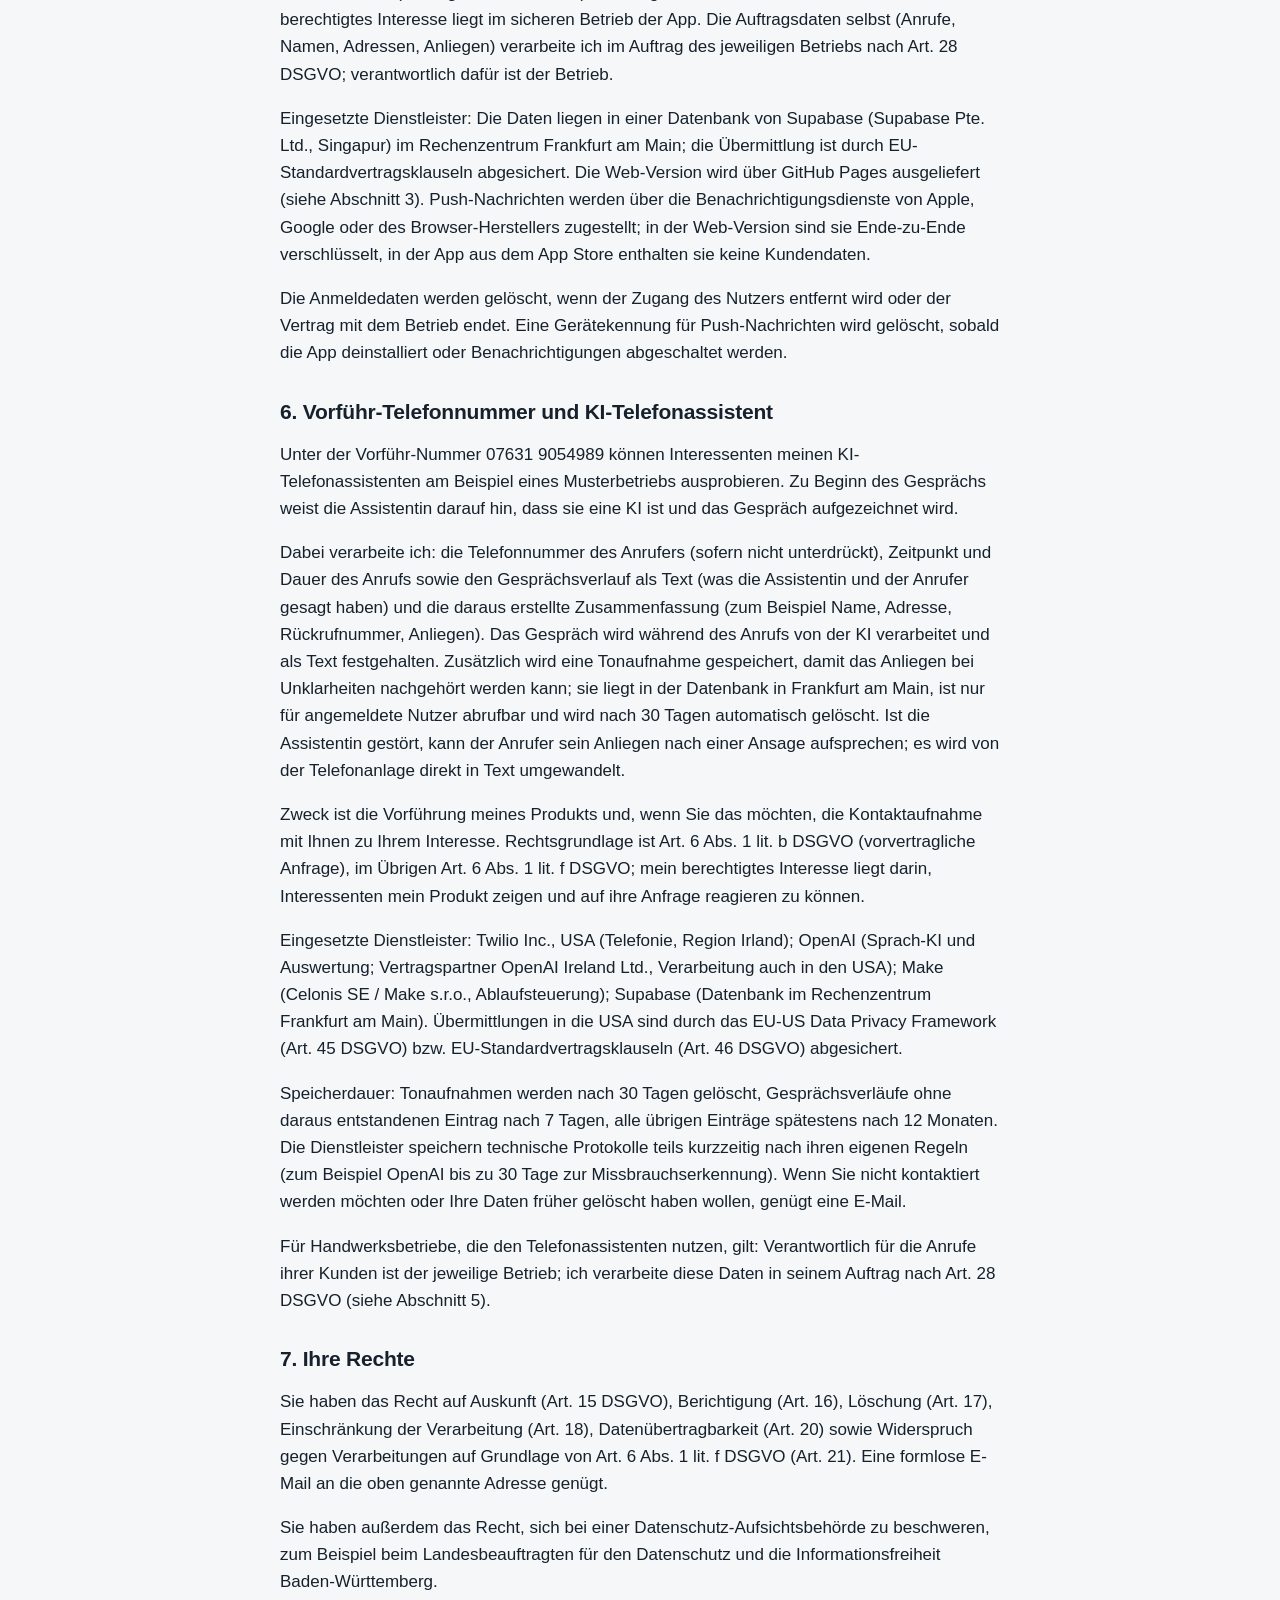
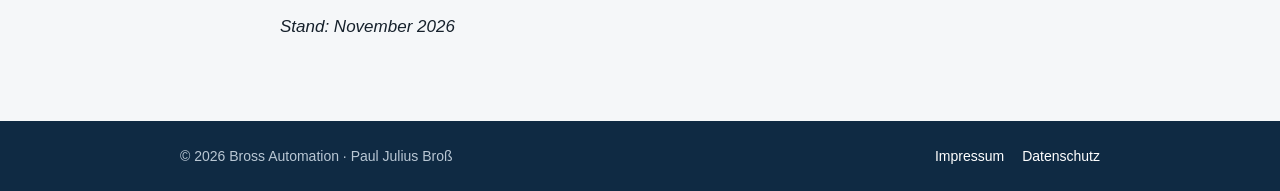
<file: datenschutz.html>
<!doctype html>
<html lang="de">
<head>
  <meta charset="utf-8">
  <meta name="viewport" content="width=device-width, initial-scale=1">
  <title>Datenschutz – Bross Automation</title>
  <link rel="icon" href="logo.svg" type="image/svg+xml">
  <link rel="stylesheet" href="styles.css?v=15">
</head>
<body>
  <header class="kopf">
    <div class="huelle">
      <a class="marke" href="./"><img src="logo.svg" alt="">Bross Automation</a>
    </div>
  </header>

  <main class="huelle rechtstext">
    <h1>Datenschutzerklärung</h1>

    <h2>1. Verantwortlicher</h2>
    <p>
      Paul Julius Broß, Bross Automation<br>
      Neue Straße 2, 79395 Neuenburg am Rhein<br>
      E-Mail: <a href="mailto:paul@brossautomation.de">paul@brossautomation.de</a>
    </p>

    <h2>2. Grundsätzliches</h2>
    <p>Diese Website ist eine reine Informationsseite. Sie verwendet keine Cookies, keine Analyse- oder Trackingwerkzeuge und bindet keine Inhalte von Drittanbietern wie Schriftarten, Karten oder Videos ein.</p>

    <h2>3. Hosting und Server-Logdateien</h2>
    <p>Die Website wird bei GitHub Pages gehostet, einem Dienst der GitHub, Inc., 88 Colin P. Kelly Jr. Street, San Francisco, CA 94107, USA. Beim Aufruf der Seiten verarbeitet der Hoster technisch notwendige Daten, insbesondere die IP-Adresse, Datum und Uhrzeit des Abrufs, die aufgerufene Seite sowie Browser- und Betriebssysteminformationen. Dies dient der sicheren und stabilen Auslieferung der Website.</p>
    <p>Rechtsgrundlage ist Art. 6 Abs. 1 lit. f DSGVO. Mein berechtigtes Interesse liegt in einer technisch fehlerfreien und sicheren Bereitstellung der Website. Eine Übermittlung in die USA findet statt; GitHub ist nach dem EU-US Data Privacy Framework zertifiziert (Art. 45 DSGVO). Weitere Informationen: <a href="https://docs.github.com/de/site-policy/privacy-policies/github-general-privacy-statement">Datenschutzerklärung von GitHub</a>.</p>

    <h2>4. Kontakt per E-Mail und Terminbuchung</h2>
    <p>Wenn Sie mir eine E-Mail schreiben, verarbeite ich Ihre Angaben (zum Beispiel Name, E-Mail-Adresse und Inhalt der Nachricht), um Ihre Anfrage zu beantworten. Rechtsgrundlage ist Art. 6 Abs. 1 lit. b DSGVO, soweit Ihre Anfrage auf einen Vertrag gerichtet ist, im Übrigen Art. 6 Abs. 1 lit. f DSGVO. Die Daten werden gelöscht, sobald sie für die Bearbeitung nicht mehr erforderlich sind und keine gesetzlichen Aufbewahrungspflichten entgegenstehen. Für E-Mails nutze ich Google Workspace der Google Cloud EMEA Limited, Irland.</p>
    <p><strong>Terminbuchung:</strong> Über den Knopf „Vorführung vor Ort buchen“ gelangen Sie zur Terminbuchungsseite von Google Kalender (Google Workspace der Google Cloud EMEA Limited, Irland). Wenn Sie dort einen Termin buchen, verarbeite ich Ihren Namen, Ihre E-Mail-Adresse, Ihre Telefonnummer, Name und Adresse Ihres Betriebs sowie den gewählten Termin, um die Vorführung zu vereinbaren und durchzuführen. Rechtsgrundlage ist Art. 6 Abs. 1 lit. b DSGVO. Beim Aufruf der Buchungsseite verarbeitet Google zudem technische Daten wie Ihre IP-Adresse; dafür gilt auch die Datenschutzerklärung von Google. Die Angaben werden gelöscht, sobald sie für die Vereinbarung nicht mehr erforderlich sind und keine gesetzlichen Aufbewahrungspflichten entgegenstehen.</p>

    <h2 id="app">5. Auftrags-App (app.brossautomation.de und App „Aufträge“)</h2>
    <p>Handwerksbetriebe, die meinen Telefon-Assistenten nutzen, sehen ihre Aufträge in der Auftrags-App. Für die Anmeldung und Nutzung verarbeite ich die E-Mail-Adresse des Nutzers, einen Einmal-Code für die Anmeldung, die Zuordnung zum Betrieb, technische Protokolldaten (IP-Adresse, Zeitpunkt) sowie, wenn Benachrichtigungen erlaubt werden, eine Gerätekennung für Push-Nachrichten.</p>
    <p>Zweck ist die Bereitstellung der App für den jeweiligen Betrieb. Rechtsgrundlage ist Art. 6 Abs. 1 lit. b DSGVO (Vertrag mit dem Betrieb), im Übrigen Art. 6 Abs. 1 lit. f DSGVO; mein berechtigtes Interesse liegt im sicheren Betrieb der App. Die Auftragsdaten selbst (Anrufe, Namen, Adressen, Anliegen) verarbeite ich im Auftrag des jeweiligen Betriebs nach Art. 28 DSGVO; verantwortlich dafür ist der Betrieb.</p>
    <p>Eingesetzte Dienstleister: Die Daten liegen in einer Datenbank von Supabase (Supabase Pte. Ltd., Singapur) im Rechenzentrum Frankfurt am Main; die Übermittlung ist durch EU-Standardvertragsklauseln abgesichert. Die Web-Version wird über GitHub Pages ausgeliefert (siehe Abschnitt 3). Push-Nachrichten werden über die Benachrichtigungsdienste von Apple, Google oder des Browser-Herstellers zugestellt; in der Web-Version sind sie Ende-zu-Ende verschlüsselt, in der App aus dem App Store enthalten sie keine Kundendaten.</p>
    <p>Die Anmeldedaten werden gelöscht, wenn der Zugang des Nutzers entfernt wird oder der Vertrag mit dem Betrieb endet. Eine Gerätekennung für Push-Nachrichten wird gelöscht, sobald die App deinstalliert oder Benachrichtigungen abgeschaltet werden.</p>

    <h2 id="demo">6. Vorführ-Telefonnummer und KI-Telefonassistent</h2>
    <p>Unter der Vorführ-Nummer 07631 9054989 können Interessenten meinen KI-Telefonassistenten am Beispiel eines Musterbetriebs ausprobieren. Zu Beginn des Gesprächs weist die Assistentin darauf hin, dass sie eine KI ist und das Gespräch aufgezeichnet wird.</p>
    <p>Dabei verarbeite ich: die Telefonnummer des Anrufers (sofern nicht unterdrückt), Zeitpunkt und Dauer des Anrufs sowie den Gesprächsverlauf als Text (was die Assistentin und der Anrufer gesagt haben) und die daraus erstellte Zusammenfassung (zum Beispiel Name, Adresse, Rückrufnummer, Anliegen). Das Gespräch wird während des Anrufs von der KI verarbeitet und als Text festgehalten. Zusätzlich wird eine Tonaufnahme gespeichert, damit das Anliegen bei Unklarheiten nachgehört werden kann; sie liegt in der Datenbank in Frankfurt am Main, ist nur für angemeldete Nutzer abrufbar und wird nach 30 Tagen automatisch gelöscht. Ist die Assistentin gestört, kann der Anrufer sein Anliegen nach einer Ansage aufsprechen; es wird von der Telefonanlage direkt in Text umgewandelt.</p>
    <p>Zweck ist die Vorführung meines Produkts und, wenn Sie das möchten, die Kontaktaufnahme mit Ihnen zu Ihrem Interesse. Rechtsgrundlage ist Art. 6 Abs. 1 lit. b DSGVO (vorvertragliche Anfrage), im Übrigen Art. 6 Abs. 1 lit. f DSGVO; mein berechtigtes Interesse liegt darin, Interessenten mein Produkt zeigen und auf ihre Anfrage reagieren zu können.</p>
    <p>Eingesetzte Dienstleister: Twilio Inc., USA (Telefonie, Region Irland); OpenAI (Sprach-KI und Auswertung; Vertragspartner OpenAI Ireland Ltd., Verarbeitung auch in den USA); Make (Celonis SE / Make s.r.o., Ablaufsteuerung); Supabase (Datenbank im Rechenzentrum Frankfurt am Main). Übermittlungen in die USA sind durch das EU-US Data Privacy Framework (Art. 45 DSGVO) bzw. EU-Standardvertragsklauseln (Art. 46 DSGVO) abgesichert.</p>
    <p>Speicherdauer: Tonaufnahmen werden nach 30 Tagen gelöscht, Gesprächsverläufe ohne daraus entstandenen Eintrag nach 7 Tagen, alle übrigen Einträge spätestens nach 12 Monaten. Die Dienstleister speichern technische Protokolle teils kurzzeitig nach ihren eigenen Regeln (zum Beispiel OpenAI bis zu 30 Tage zur Missbrauchserkennung). Wenn Sie nicht kontaktiert werden möchten oder Ihre Daten früher gelöscht haben wollen, genügt eine E-Mail.</p>
    <p>Für Handwerksbetriebe, die den Telefonassistenten nutzen, gilt: Verantwortlich für die Anrufe ihrer Kunden ist der jeweilige Betrieb; ich verarbeite diese Daten in seinem Auftrag nach Art. 28 DSGVO (siehe Abschnitt 5).</p>

    <h2>7. Ihre Rechte</h2>
    <p>Sie haben das Recht auf Auskunft (Art. 15 DSGVO), Berichtigung (Art. 16), Löschung (Art. 17), Einschränkung der Verarbeitung (Art. 18), Datenübertragbarkeit (Art. 20) sowie Widerspruch gegen Verarbeitungen auf Grundlage von Art. 6 Abs. 1 lit. f DSGVO (Art. 21). Eine formlose E-Mail an die oben genannte Adresse genügt.</p>
    <p>Sie haben außerdem das Recht, sich bei einer Datenschutz-Aufsichtsbehörde zu beschweren, zum Beispiel beim Landesbeauftragten für den Datenschutz und die Informationsfreiheit Baden-Württemberg.</p>

    <p><em>Stand: November 2026</em></p>
  </main>

  <footer class="fuss">
    <div class="huelle">
      <span>© 2026 Bross Automation · Paul Julius Broß</span>
      <span><a href="impressum.html">Impressum</a><a href="datenschutz.html">Datenschutz</a></span>
    </div>
  </footer>
</body>
</html>
</file>
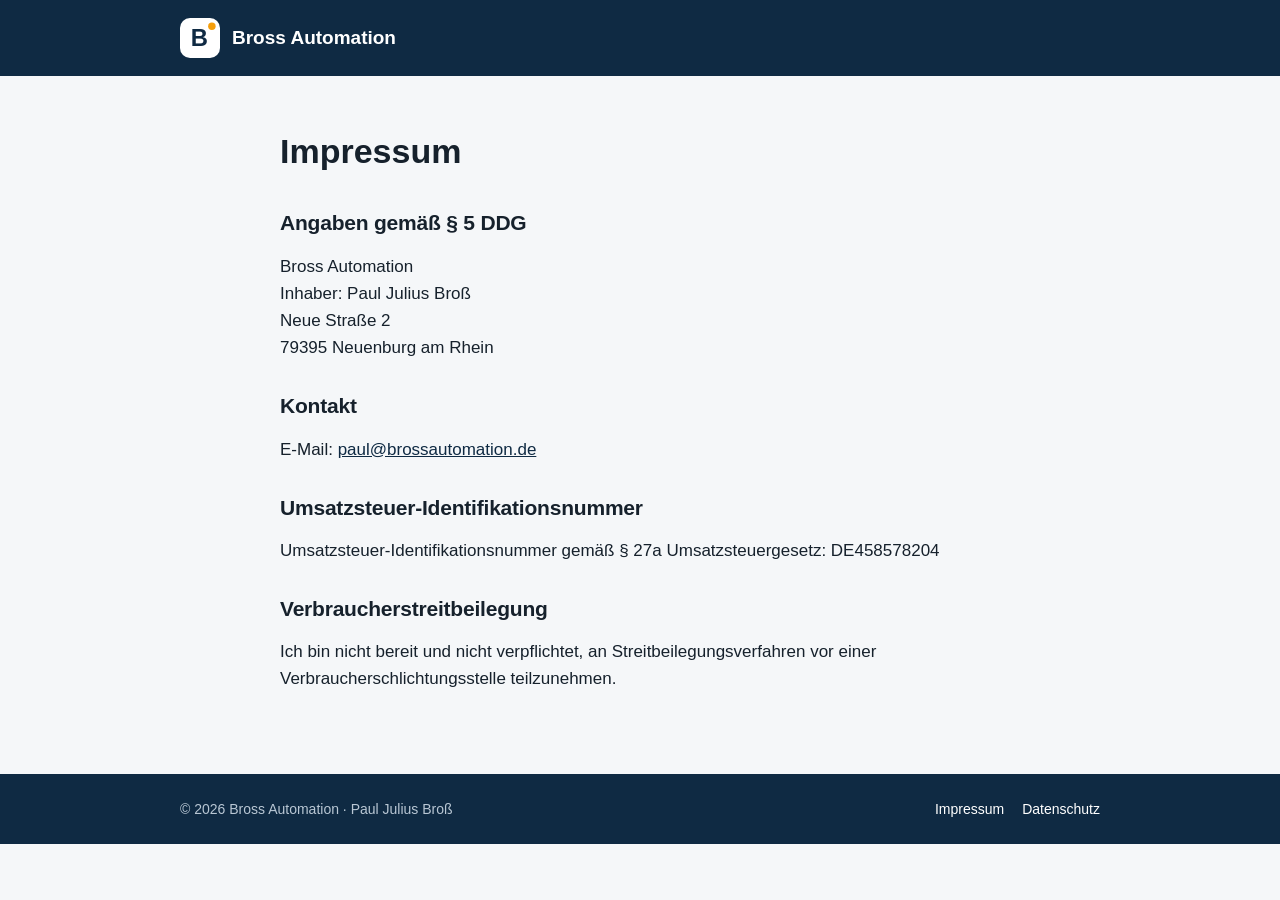
<file: impressum.html>
<!doctype html>
<html lang="de">
<head>
  <meta charset="utf-8">
  <meta name="viewport" content="width=device-width, initial-scale=1">
  <title>Impressum – Bross Automation</title>
  <link rel="icon" href="logo.svg" type="image/svg+xml">
  <link rel="stylesheet" href="styles.css?v=15">
</head>
<body>
  <header class="kopf">
    <div class="huelle">
      <a class="marke" href="./"><img src="logo.svg" alt="">Bross Automation</a>
    </div>
  </header>

  <main class="huelle rechtstext">
    <h1>Impressum</h1>

    <h2>Angaben gemäß § 5 DDG</h2>
    <p>
      Bross Automation<br>
      Inhaber: Paul Julius Broß<br>
      Neue Straße 2<br>
      79395 Neuenburg am Rhein
    </p>

    <h2>Kontakt</h2>
    <p>E-Mail: <a href="mailto:paul@brossautomation.de">paul@brossautomation.de</a></p>

    <h2>Umsatzsteuer-Identifikationsnummer</h2>
    <p>Umsatzsteuer-Identifikationsnummer gemäß § 27a Umsatzsteuergesetz: DE458578204</p>

    <h2>Verbraucherstreitbeilegung</h2>
    <p>Ich bin nicht bereit und nicht verpflichtet, an Streitbeilegungsverfahren vor einer Verbraucherschlichtungsstelle teilzunehmen.</p>
  </main>

  <footer class="fuss">
    <div class="huelle">
      <span>© 2026 Bross Automation · Paul Julius Broß</span>
      <span><a href="impressum.html">Impressum</a><a href="datenschutz.html">Datenschutz</a></span>
    </div>
  </footer>
</body>
</html>
</file>
<file: styles.css>
:root {
  --marine: #0F2A43;
  --marine-hell: #1E3D5C;
  --orange: #F59E0B;
  --notfall: #B42318;
  --text: #16212C;
  --text-leise: #5B6772;
  --hintergrund: #F5F7F9;
  --flaeche: #FFFFFF;
  --linie: #E2E7EC;
}

* { box-sizing: border-box; }

html { -webkit-text-size-adjust: 100%; }

body {
  margin: 0;
  background: var(--hintergrund);
  color: var(--text);
  font-family: -apple-system, BlinkMacSystemFont, "Segoe UI", Roboto, "Helvetica Neue", Arial, sans-serif;
  font-size: 17px;
  line-height: 1.6;
}

a { color: var(--marine); }

.huelle { max-width: 960px; margin: 0 auto; padding: 0 20px; }

/* Kopf */
.kopf { background: var(--marine); color: #fff; }
.kopf .huelle { display: flex; align-items: center; justify-content: space-between; gap: 16px; padding-top: 18px; padding-bottom: 18px; }
.marke { display: flex; align-items: center; gap: 12px; color: #fff; text-decoration: none; font-weight: 800; font-size: 19px; }
.marke img { width: 40px; height: 40px; }
.kopf nav a { color: #fff; text-decoration: none; font-weight: 600; font-size: 15px; }

/* Startbereich */
.start { background: var(--marine); color: #fff; padding: 48px 0 72px; }
.start h1 { font-size: clamp(32px, 6vw, 52px); line-height: 1.12; margin: 0 0 20px; letter-spacing: -0.02em; }
.start h1 span { color: var(--orange); }
.start p { font-size: 19px; max-width: 620px; margin: 0 0 32px; color: #D6E0EA; }
.knopf { display: inline-block; background: var(--orange); color: var(--marine); font-weight: 800; text-decoration: none; padding: 15px 26px; border-radius: 12px; }
.knopf:hover { filter: brightness(1.05); }

/* Abschnitte */
section { padding: 64px 0; }
h2 { font-size: clamp(26px, 4vw, 34px); line-height: 1.2; margin: 0 0 12px; letter-spacing: -0.01em; }
.unterzeile { color: var(--text-leise); margin: 0 0 36px; max-width: 640px; }

.raster { display: grid; grid-template-columns: repeat(auto-fit, minmax(240px, 1fr)); gap: 16px; }
.karte { background: var(--flaeche); border: 1px solid var(--linie); border-radius: 16px; padding: 24px; }
.karte h3 { margin: 0 0 8px; font-size: 19px; }
.karte p { margin: 0; color: var(--text-leise); }
.nummer { display: inline-flex; align-items: center; justify-content: center; width: 36px; height: 36px; border-radius: 10px; background: var(--marine); color: #fff; font-weight: 800; margin-bottom: 14px; }

.liste { list-style: none; padding: 0; margin: 0; display: grid; gap: 14px; max-width: 680px; }
.liste li { display: flex; gap: 14px; align-items: flex-start; }
.liste li::before { content: ""; flex: none; width: 10px; height: 10px; margin-top: 9px; border-radius: 3px; background: var(--orange); }

.hell { background: var(--flaeche); border-top: 1px solid var(--linie); border-bottom: 1px solid var(--linie); }

.kontakt { text-align: center; }
.kontakt .unterzeile { margin-left: auto; margin-right: auto; }
.kontakt .knopf { background: var(--marine); color: #fff; }

/* Rechtstexte */
.rechtstext { padding-top: 48px; padding-bottom: 64px; max-width: 760px; }
.rechtstext h1 { font-size: 34px; margin: 0 0 24px; }
.rechtstext h2 { font-size: 21px; margin: 32px 0 8px; }
.rechtstext p, .rechtstext li { color: var(--text); }

/* Fuß */
.fuss { background: var(--marine); color: #B9C7D4; font-size: 14px; }
.fuss .huelle { display: flex; flex-wrap: wrap; justify-content: space-between; gap: 12px; padding-top: 24px; padding-bottom: 24px; }
.fuss a { color: #fff; text-decoration: none; margin-left: 18px; }
.fuss a:first-child { margin-left: 0; }

@media (max-width: 560px) {
  body { font-size: 16px; }
  .start { padding: 32px 0 56px; }
  .start p { font-size: 17px; }
  section { padding: 48px 0; }
  .rechtstext h1 { font-size: 28px; }
  .kopf nav { display: none; }
}

/* ===== KI-Assistentin: Startbereich, Maskottchen, Varianten, Chat ===== */
.kopf nav a + a { margin-left: 20px; }
.start-raster { display: grid; grid-template-columns: 1.25fr 1fr; gap: 32px; align-items: center; }
.etikett { display: inline-block; margin: 0 0 16px !important; padding: 6px 12px; border-radius: 999px; background: rgba(245,158,11,.16); color: var(--orange) !important; font-size: 14px !important; font-weight: 700; letter-spacing: .02em; }
.knoepfe { display: flex; flex-wrap: wrap; gap: 12px; }
.knoepfe.mitte { justify-content: center; }
.knopf.zweit { background: transparent; color: #fff; box-shadow: inset 0 0 0 2px rgba(255,255,255,.35); }
.knopf.zweit-hell { background: transparent !important; color: var(--marine) !important; box-shadow: inset 0 0 0 2px var(--marine); }
.start .klein { font-size: 14px; color: #9FB2C6; margin: 14px 0 0; }

.buehne { display: flex; justify-content: center; }
/* Vertrauensmerkmale im Startbereich */
.vertrauen { list-style: none; display: flex; flex-direction: column; gap: 8px; margin: -12px 0 28px; padding: 0; }
.vertrauen li { display: flex; align-items: center; gap: 8px; color: #fff; font-size: 15px; font-weight: 600; }
.vertrauen li::before { content: ""; flex: none; width: 20px; height: 20px; border-radius: 50%; background: var(--orange) url("data:image/svg+xml,%3Csvg xmlns='http://www.w3.org/2000/svg' viewBox='0 0 24 24' fill='none' stroke='%230F2A43' stroke-width='3.2' stroke-linecap='round' stroke-linejoin='round'%3E%3Cpath d='M6 12.5l4 4 8-9'/%3E%3C/svg%3E") center/13px no-repeat; }

/* Handy: Nachbau der Aufträge-App (Farben und Maße wie in der App, verkleinert) */
.handy { --s: .69; position: relative; width: 290px; height: 590px; border-radius: 50px; border: 10px solid #0a1a2b; background: #0a1a2b; box-shadow: 0 0 0 2px #2b4a68, 0 40px 80px rgba(0,0,0,.45), 0 0 120px rgba(245,158,11,.10); transform: rotate(-2.5deg); }
.bildschirm { position: relative; width: 100%; height: 100%; border-radius: 40px; overflow: hidden; background: #F4F6F8; isolation: isolate; -webkit-mask-image: -webkit-radial-gradient(white, black); }
.story .bildschirm { background: #0a1a2b; }
.story .e2 { background: #F4F6F8; }
.app { width: 391px; transform: scale(var(--s)); transform-origin: 0 0; font-family: -apple-system, BlinkMacSystemFont, "Segoe UI", Roboto, Arial, sans-serif; color: #1F3346; line-height: 1.3; }
.insel { position: absolute; top: 9px; left: 50%; width: 84px; height: 24px; margin-left: -42px; border-radius: 99px; background: #000; z-index: 3; }
.app-kopf { background: #0F2A43; padding: 0 20px 18px; }
.statusleiste { display: flex; justify-content: space-between; align-items: center; height: 54px; padding: 0 14px 0 22px; color: #fff; font-size: 16px; font-weight: 700; }
.status-rechts { display: flex; align-items: flex-end; gap: 2px; }
.status-rechts i { display: block; width: 4px; background: #fff; border-radius: 1px; }
.status-rechts i:nth-child(1) { height: 5px; } .status-rechts i:nth-child(2) { height: 7px; } .status-rechts i:nth-child(3) { height: 9px; } .status-rechts i:nth-child(4) { height: 11px; }
.status-rechts b { display: block; width: 24px; height: 12px; margin-left: 6px; border: 1.5px solid rgba(255,255,255,.6); border-radius: 4px; box-shadow: inset 0 0 0 1.5px #0F2A43, inset 20px 0 0 #fff; }
.kopf-zeile { display: flex; justify-content: space-between; align-items: center; margin-bottom: 14px; }
.betrieb { font-size: 13px; font-weight: 600; color: #C9D4DF; }
.titel { font-size: 28px; font-weight: 800; color: #fff; }
.app-logo { width: 44px; height: 44px; }
.tabs { display: flex; gap: 8px; }
.tab { flex: 1; min-height: 44px; display: flex; align-items: center; justify-content: center; border-radius: 12px; background: #1E3D5C; color: #fff; font-size: 14px; font-weight: 700; }
.tab.an { background: #fff; color: #0F2A43; }
.app-liste { padding: 16px; display: flex; flex-direction: column; gap: 12px; }
.ak { display: flex; flex-direction: column; gap: 6px; padding: 16px; border-radius: 16px; background: #fff; border: 1px solid #E3E8ED; transition: transform .5s, opacity .5s, box-shadow .8s; }
.ak.notfall { border: 2px solid #B42318; }
.ak.rein { opacity: 0; transform: translateY(-20px); }
.ak.frisch { box-shadow: 0 0 0 3px rgba(245,158,11,.55), 0 10px 24px rgba(15,42,67,.12); }
.ak-oben { display: flex; justify-content: space-between; align-items: center; min-height: 26px; }
.zeit { font-size: 13px; font-weight: 600; color: #4B5B6B; }
.mk { display: inline-flex; align-items: center; gap: 6px; padding: 5px 10px; border-radius: 999px; font-size: 12px; font-weight: 800; letter-spacing: .4px; }
.mk svg { width: 14px; height: 14px; fill: none; stroke: #fff; stroke-width: 2.4; stroke-linecap: round; stroke-linejoin: round; }
.mk.notfall { background: #B42318; color: #fff; }
.mk.dringend { background: #FDE9C8; color: #7A4A00; }
.mk.pruefen { background: #EEF1F4; color: #4B5B6B; }
.name { font-size: 18px; font-weight: 800; color: #0F2A43; }
.anliegen { font-size: 15px; line-height: 21px; }
.adresse { font-size: 14px; color: #4B5B6B; }
.ak-unten { display: flex; justify-content: space-between; align-items: center; gap: 10px; margin-top: 4px; }
.kat { font-size: 12px; font-weight: 700; color: #4B5B6B; background: #EEF1F4; padding: 5px 10px; border-radius: 999px; }
.rr { display: inline-flex; align-items: center; gap: 8px; min-height: 44px; padding: 0 16px; border-radius: 12px; background: #0F2A43; color: #fff; font-size: 15px; font-weight: 800; }
.ak.notfall .rr { background: #B42318; }
.rr svg { width: 18px; height: 18px; fill: none; stroke: #fff; stroke-width: 2; }
/* iPhone-Mitteilung */
.mitteilung { position: absolute; z-index: 4; top: 40px; left: 8px; right: 8px; display: flex; gap: 9px; padding: 10px; border-radius: 18px; background: rgba(245,247,249,.82); -webkit-backdrop-filter: blur(16px); backdrop-filter: blur(16px); box-shadow: 0 10px 30px rgba(0,0,0,.3); color: #111; font-size: 12px; line-height: 1.3; opacity: 0; transform: translateY(-70px); transition: opacity .4s, transform .45s cubic-bezier(.2,.9,.3,1.2); }
.mitteilung.an { opacity: 1; transform: none; }
.mitteilung img { width: 30px; height: 30px; flex: none; }
.mitteilung > div { flex: 1; min-width: 0; }
.mt-kopf { display: flex; justify-content: space-between; color: #555; font-size: 11px; }
.mt-kopf b { font-weight: 600; text-transform: uppercase; letter-spacing: .3px; }
.mt-titel { font-weight: 700; }
.mt-text { overflow: hidden; display: -webkit-box; -webkit-line-clamp: 2; -webkit-box-orient: vertical; }
.kopf-gruppe { transform-origin: 120px 128px; transition: transform .2s ease-out; }

/* Varianten */
.varianten { display: grid; grid-template-columns: 1fr 1.25fr; gap: 18px; align-items: stretch; }
.variante { background: var(--hintergrund); border: 1px solid var(--linie); border-radius: 18px; padding: 26px; }
.variante h3 { margin: 0 0 8px; font-size: 21px; line-height: 1.25; }
.variante-kopf { margin: 0 0 10px; font-size: 13px; font-weight: 800; letter-spacing: .06em; text-transform: uppercase; color: var(--text-leise); }
.variante-text { margin: 0 0 18px; color: var(--text-leise); }
.variante .liste { gap: 10px; }
.variante.hervor { background: var(--marine); border-color: var(--marine); color: #fff; box-shadow: 0 18px 40px rgba(15,42,67,.25); position: relative; }
.variante.hervor .variante-kopf { color: var(--orange); }
.variante.hervor .variante-text { color: #C5D1E0; }

/* Chat-Beispiel */
.beispiel-raster { display: grid; grid-template-columns: 1fr 1.1fr; gap: 32px; align-items: center; }
.chat { display: flex; flex-direction: column; gap: 10px; background: var(--flaeche); border: 1px solid var(--linie); border-radius: 20px; padding: 20px; }
.sprech { max-width: 86%; padding: 10px 14px; border-radius: 16px; font-size: 15px; line-height: 1.4; opacity: 0; transform: translateY(8px); transition: opacity .4s, transform .4s; }
.chat.sichtbar .sprech { opacity: 1; transform: none; }
.sprech.ki { align-self: flex-start; background: var(--hintergrund); border: 1px solid var(--linie); border-bottom-left-radius: 4px; }
.sprech.kunde { align-self: flex-end; background: var(--marine); color: #fff; border-bottom-right-radius: 4px; }

/* Ablauf: Handy bleibt stehen, Bildschirm wechselt mit dem Schritt */
.ablauf-raster { display: grid; grid-template-columns: 1fr 320px; gap: 48px; }
.schritt { min-height: 72vh; display: flex; flex-direction: column; justify-content: center; max-width: 440px; }
.schritt h3, .schritt p { transition: color .5s; }
.schritt:not(.an) h3 { color: #7C8896; }
.schritt:not(.an) p { color: #5F6A77; }
.schritt .nummer { transition: background .5s; }
.schritt:not(.an) .nummer { background: #6B7683; }
.schritt:first-child { min-height: 60vh; justify-content: flex-start; padding-top: 8vh; }
.schritt h3 { font-size: clamp(24px, 3vw, 32px); line-height: 1.15; margin: 0 0 12px; letter-spacing: -.01em; }
.schritt p { margin: 0; color: var(--text-leise); font-size: 18px; }
.ablauf-buehne { position: relative; }
.ablauf-buehne .handy { position: sticky; top: calc(50vh - 295px); transform: none; box-shadow: 0 0 0 2px #2b4a68, 0 40px 80px rgba(15,42,67,.35); }
.ebene { position: absolute; inset: 0; border-radius: inherit; overflow: hidden; opacity: 0; transition: opacity .5s; pointer-events: none; }
.ebene:not(.an) * { animation-play-state: paused !important; }
.ablauf.ruht .handy * { animation-play-state: paused !important; }
.ebene.an { opacity: 1; }
.ebene .app { height: calc(100% / var(--s)); }
/* Schritt 1: Anrufbildschirm */
.anrufbild { display: flex; flex-direction: column; align-items: center; padding: 120px 30px 70px; background: radial-gradient(120% 70% at 50% 0%, #3b5a78 0%, #1a2f45 55%, #0b1724 100%); color: #fff; text-align: center; }
.ab-oben { font-size: 17px; color: rgba(255,255,255,.65); }
.ab-nummer { font-size: 38px; font-weight: 400; margin-top: 6px; letter-spacing: -.01em; }
.ab-ort { font-size: 17px; color: rgba(255,255,255,.65); margin-top: 4px; }
.ab-weiter { display: flex; align-items: center; gap: 10px; margin-top: 60px; padding: 12px 18px; border-radius: 999px; background: rgba(245,158,11,.18); border: 1px solid rgba(245,158,11,.5); color: #FDE7B0; font-size: 15px; font-weight: 700; opacity: 0; transform: translateY(10px); transition: opacity .5s 1.4s, transform .5s 1.4s; }
.e0.an .ab-weiter { opacity: 1; transform: none; }
.ab-punkt { width: 10px; height: 10px; border-radius: 50%; background: var(--orange); animation: klingeln 1.2s infinite; flex: none; }
.ab-knoepfe { margin-top: auto; width: 100%; display: flex; justify-content: space-between; padding: 0 20px; }
.ab-knoepfe > div { display: flex; flex-direction: column; align-items: center; gap: 10px; font-size: 15px; }
.rund { width: 78px; height: 78px; border-radius: 50%; display: flex; align-items: center; justify-content: center; }
.rund svg { width: 34px; height: 34px; fill: #fff; stroke: none; }
.rund.rot { background: #EB4E3D; } .rund.rot svg { transform: rotate(135deg); }
.rund.gruen { background: #65C466; position: relative; }
.rund.gruen::after { content: ""; position: absolute; inset: 0; border-radius: 50%; background: rgba(101,196,102,.55); animation: atmen 1.4s ease-out infinite; z-index: -1; will-change: transform, opacity; }
@keyframes atmen { 0% { transform: scale(1); opacity: 1; } 100% { transform: scale(1.4); opacity: 0; } }
/* Schritt 2: Gespräch */
.gespraech { display: flex; flex-direction: column; padding: 70px 20px 24px; background: linear-gradient(180deg, #0F2A43 0%, #13324f 100%); color: #fff; }
.gs-kopf { display: flex; align-items: center; gap: 12px; }
.gs-kopf img { width: 48px; height: 48px; }
.gs-kopf b { display: block; font-size: 20px; }
.gs-kopf span { font-size: 14px; color: #9fd8a0; font-weight: 600; }
.welle { display: flex; align-items: center; justify-content: center; gap: 5px; height: 90px; margin: 18px 0 10px; }
.welle i { width: 6px; height: 70px; border-radius: 3px; transform: scaleY(.15); will-change: transform; background: linear-gradient(180deg, #FBBF24, #F59E0B); animation: welle 1.1s ease-in-out infinite; animation-delay: calc(var(--i) * -0.09s); }
.welle i:nth-child(3n) { animation-duration: .8s; } .welle i:nth-child(4n+1) { animation-duration: 1.35s; }
@keyframes welle { 0%,100% { transform: scaleY(.15); opacity: .6; } 50% { transform: scaleY(1); opacity: 1; } }
.gs-verlauf { display: flex; flex-direction: column; gap: 10px; }
.gs { max-width: 82%; padding: 10px 14px; border-radius: 18px; font-size: 15px; line-height: 1.35; opacity: 0; transform: translateY(10px); transition: opacity .4s, transform .4s; }
.gs.k { align-self: flex-end; background: #fff; color: #0F2A43; border-bottom-right-radius: 5px; }
.gs.ki { align-self: flex-start; background: #1E3D5C; border-bottom-left-radius: 5px; }
.gs-fertig { align-self: center; margin-top: 8px; padding: 8px 16px; border-radius: 999px; background: #2F6B3B; font-size: 14px; font-weight: 800; opacity: 0; transform: scale(.8); transition: opacity .4s, transform .4s cubic-bezier(.2,.9,.3,1.4); }
.e1.an .gs, .e1.an .gs-fertig { opacity: 1; transform: none; }
.e1.an .gs:nth-child(1) { transition-delay: .4s; } .e1.an .gs:nth-child(2) { transition-delay: 1.3s; } .e1.an .gs:nth-child(3) { transition-delay: 2.2s; }
.e1.an .gs:nth-child(4) { transition-delay: 3.1s; } .e1.an .gs:nth-child(5) { transition-delay: 4s; } .e1.an .gs-fertig { transition-delay: 4.7s; }
/* Schritt 3: Auftrag in der App */
.story-mitteilung { transition-delay: 0s; }
.e2.an .story-mitteilung { opacity: 1; transform: none; transition-delay: .5s; }
.story-karte { opacity: 0; transform: translateY(-16px); }
.e2.an .story-karte { opacity: 1; transform: none; transition-delay: 1.2s; box-shadow: 0 0 0 3px rgba(245,158,11,.55), 0 10px 24px rgba(15,42,67,.12); }

/* sanftes Einblenden beim Scrollen */
.einblenden { opacity: 0; transform: translateY(28px); transition: opacity .8s cubic-bezier(.2,.7,.2,1), transform .8s cubic-bezier(.2,.7,.2,1); }
.einblenden.da { opacity: 1; transform: none; }
/* Handy oben kippt mit der Maus */
.start .handy { transform: perspective(1400px) rotateX(var(--rx, 0deg)) rotateY(var(--ry, 0deg)) rotate(-2.5deg); transition: transform .25s ease-out; }

/* Häufige Fragen */
.faq { max-width: 760px; display: grid; gap: 10px; }
.faq details { background: #fff; border: 1px solid var(--rand, #E3E8ED); border-radius: 14px; padding: 0 20px; }
.faq summary { cursor: pointer; list-style: none; padding: 18px 32px 18px 0; font-weight: 700; font-size: 17px; position: relative; }
.faq summary::-webkit-details-marker { display: none; }
.faq summary::after { content: "+"; position: absolute; right: 0; top: 50%; transform: translateY(-50%); font-size: 24px; font-weight: 400; color: var(--orange); transition: transform .2s; }
.faq details[open] summary::after { transform: translateY(-50%) rotate(45deg); }
.faq details p { margin: 0 0 18px; color: var(--text-leise); line-height: 1.55; }

/* Mobil: Zeitleiste */
.zeitleiste { display: none; position: relative; padding-left: 48px; margin-top: 8px; }
.zeitleiste::before { content: ""; position: absolute; left: 15px; top: 10px; bottom: 40px; width: 2px; border-radius: 2px; background: linear-gradient(var(--marine), var(--orange)); }
.zl-schritt { position: relative; padding-bottom: 36px; }
.zl-schritt:last-child { padding-bottom: 0; }
.zl-schritt:last-child::after { content: ""; position: absolute; left: -36px; top: 34px; bottom: -48px; width: 8px; background: var(--hintergrund); }
.zl-nr { position: absolute; left: -48px; top: 0; width: 32px; height: 32px; border-radius: 10px; background: var(--marine); color: #fff; font-weight: 800; font-size: 15px; display: flex; align-items: center; justify-content: center; box-shadow: 0 0 0 5px var(--hintergrund); }
.zl-schritt:last-child .zl-nr { background: var(--orange); color: var(--marine); }
.zl-schritt h3 { font-size: 21px; margin: 3px 0 6px; }
.zl-schritt p { font-size: 16px; color: #4B5B6B; line-height: 1.5; margin: 0; }
.zl-bild { margin-top: 16px; border-radius: 20px; overflow: hidden; box-shadow: 0 10px 26px rgba(15,42,67,.14); }
.zl-anruf { display: flex; align-items: center; gap: 12px; padding: 16px; color: #fff; background: radial-gradient(120% 140% at 50% 0%, #2c4a6b, #0c1c2e); }
.zl-av { width: 42px; height: 42px; flex: none; border-radius: 50%; background: #3d5b7b; display: flex; align-items: center; justify-content: center; font-weight: 800; }
.zl-anruf-text { flex: 1; min-width: 0; font-size: 13px; line-height: 1.35; }
.zl-anruf-text b { display: block; font-size: 17px; font-weight: 600; }
.zl-anruf-text span { color: #FDE7B0; }
.zl-gruen { width: 42px; height: 42px; flex: none; border-radius: 50%; background: #65C466; display: flex; align-items: center; justify-content: center; }
.zl-gruen svg { width: 20px; height: 20px; fill: #fff; }
.zl-gespraech { display: flex; flex-direction: column; gap: 8px; padding: 16px; background: linear-gradient(#0F2A43, #13324f); color: #fff; }
.zl-b { max-width: 82%; padding: 9px 13px; border-radius: 16px; font-size: 14px; line-height: 1.35; }
.zl-b.k { align-self: flex-end; background: #fff; color: #111; border-bottom-right-radius: 5px; }
.zl-b.ki { align-self: flex-start; background: #1E3D5C; border-bottom-left-radius: 5px; }
.zl-auftrag { padding: 12px; background: #F4F6F8; display: flex; flex-direction: column; gap: 10px; }
.zl-mitteilung { display: flex; gap: 10px; align-items: center; padding: 10px 12px; border-radius: 14px; background: #fff; box-shadow: 0 4px 14px rgba(0,0,0,.1); font-size: 13px; line-height: 1.35; color: #111; }
.zl-mitteilung img { width: 32px; height: 32px; flex: none; border-radius: 8px; border: 1px solid #E3E8ED; }
.zl-mitteilung b { display: block; }
.zl-auftrag .ak { box-shadow: 0 0 0 2px rgba(245,158,11,.55); }
.zl-auftrag .rr { min-height: 38px; padding: 0 12px; font-size: 14px; }
.zl-auftrag .name { font-size: 17px; }

@media (max-width: 860px) {
  .start-raster, .beispiel-raster, .varianten { grid-template-columns: 1fr; }
  .handy { --s: .64; width: 270px; height: 500px; transform: none; margin-top: 8px; }
  .start .handy { transform: none; }
  .ablauf-raster { display: none; }
  .zeitleiste { display: block; }
}

@media (prefers-reduced-motion: reduce) {
  .handy *, .sprech, .einblenden, .start .handy { animation: none !important; transition: none !important; }
  .einblenden { opacity: 1; transform: none; }
  .sprech { opacity: 1; transform: none; }
}
</file>
